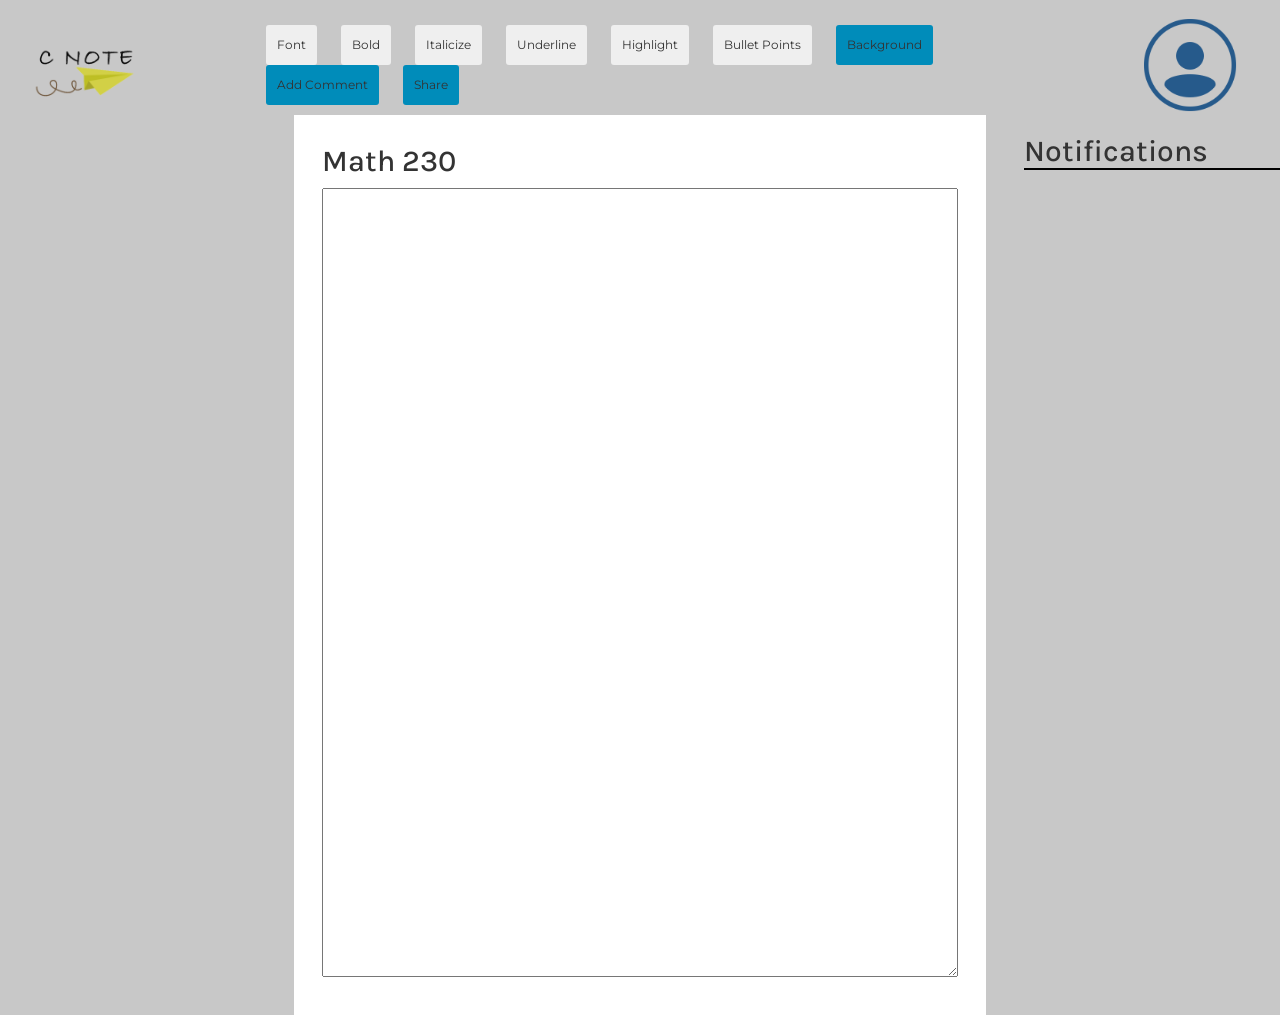
<file: editor1.html>
<!DOCTYPE>
<html>
  <head>
    <title>Online Collaborative Text Editor</title>
  <link href="css/bootstrap.min.css" rel="stylesheet"></link>
    <link href="app.css" rel="stylesheet"></link>
<style>
            @import url('https://fonts.googleapis.com/css?family=Karla:bold|Montserrat');
        </style>
  </head>
  <body onload="Notifications()">
     <div id = "overdash" class = "overdash">
            <div id = "left" ><a href="javascript:history.back()"><img class="avatar" src="cnote.png" alt="logo"></a> </div>
           <div id = "center">
             <div class = "buttontext">
        <li> <button id = "Font" class = "btn btn-sm">Font </button> </li>
        <li> <button id = "Bold" class = "btn btn-sm">Bold</button></li>
        <li> <button id = "Ital" class = "btn btn-sm">Italicize</button></li>
        <li> <button id = "Underline" class = "btn btn-sm">Underline</button></li>
        <li> <button id = "Highlight" class = "btn btn-sm">Highlight</button></li>
        <li> <button id = "Bullet Points" class = "btn btn-sm">Bullet Points</button></li>
        <li> <button id = "Background_Button" onclick="changeB()" class = "btn btn-sm">Background</button></li>
         <li><button id = "Add_Comment" onclick="Add_Comment_Ricky()" class = "btn btn-sm">Add Comment</button></li>
        <li> <button id = "Share_Notebook" onclick="Share_Ricky()" class = "btn btn-sm">Share</button></li>
             </div>
    
    </div>
       
            <div id = "right">
            <div class = "dropdown">
              <img onclick="myFunction()" class="dropbtn" src="Account.png" alt="user">
                  <div id="myDropdown" class ="dropdown-content">
                    <a href="#">Settings</a>
                    <a href="javascript:history.back()">Dashboard</a>
                    <a href="login.html">Sign Out</a>
                  </div>
            </div>
          </div>

    <div id = "entire-container">
    	<div class = "empty">
    	</div>
    <div class="doc">

      <div class="text-editor"><h2 class="class-topic">Math 230</h2>
        <textarea placeholder = "Enter Text">
        </textarea>
      </div>
  </div>
       <div class="sidenote">
                  <div id = "notecore" class="note">
                  <h2>Notifications</h2>
                
                  <div id="SharedwithRicky" > Chuck has shared a notebook <br>with you! </div>
                  <div id="SharedwithChuck"> You have shared a notebook <br>with Chuck! </div>
                  <div id="CommentChuck"> Chuck commented on a shared <br>notebook! </div>
                  <div id="CommentRicky"> You commented on a shared <br>notebook! </div>
                   
                  
            </div>
        </div>
    </div>
<script src = "userpage.js"></script>
<script src="app.js"></script>
  </body>
</html>
</file>
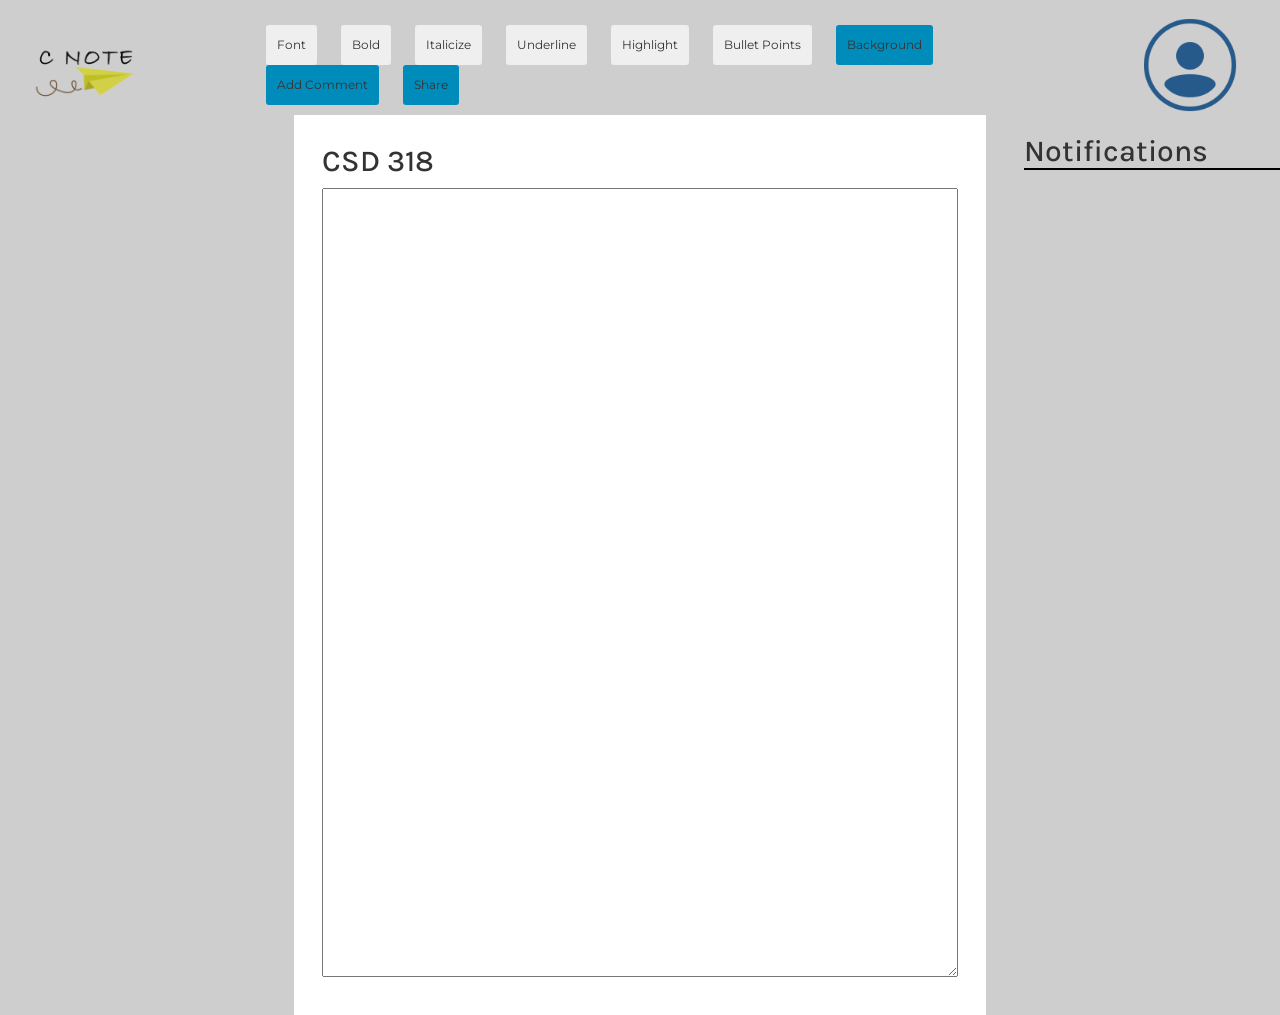
<file: editor2.html>
<!DOCTYPE>
<html>
  <head>
    <title>Online Collaborative Text Editor</title>
  <link href="css/bootstrap.min.css" rel="stylesheet"></link>
    <link href="app2.css" rel="stylesheet"></link>
<style>
            @import url('https://fonts.googleapis.com/css?family=Karla:bold|Montserrat');
        </style>
  </head>
  <body onload="Notifications()">
     <div id = "overdash" class = "overdash">
            <div id = "left" ><a href="javascript:history.back()"><img class="avatar" src="cnote.png" alt="logo"></a> </div>
           <div id = "center">
             <div class = "buttontext">
        <li> <button id = "Font" class = "btn btn-sm">Font </button> </li>
        <li> <button id = "Bold" class = "btn btn-sm">Bold</button></li>
        <li> <button id = "Ital" class = "btn btn-sm">Italicize</button></li>
        <li> <button id = "Underline" class = "btn btn-sm">Underline</button></li>
        <li> <button id = "Highlight" class = "btn btn-sm">Highlight</button></li>
        <li> <button id = "Bullet Points" class = "btn btn-sm">Bullet Points</button></li>
        <li> <button id = "Background_Button" onclick="changeB2()" class = "btn btn-sm">Background</button></li>
         <li><button id = "Add_Comment" onclick="Add_Comment_Ricky()" class = "btn btn-sm">Add Comment</button></li>
        <li> <button id = "Share_Notebook" onclick="Share_Ricky()" class = "btn btn-sm">Share</button></li>
             </div>
    </div>
            <div id = "right">
            <div class = "dropdown">
              <img onclick="myFunction()" class="dropbtn" src="Account.png" alt="user">
                  <div id="myDropdown" class ="dropdown-content">
                    <a href="#">Settings</a>
                    <a href="javascript:history.back()">Dashboard</a>
                    <a href="login.html">Sign Out</a>
                  </div>
            </div>
          </div>

    <div id = "entire-container">
    	<div class = "empty">
    	</div>
    <div class="doc">

      <div class="text-editor"><h2 class="class-topic">CSD 318</h2>
        <textarea placeholder = "Enter Text">
        </textarea>
      </div>
  </div>
       <div class="sidenote">
                  <div id = "notecore" class="note">
                  <h2>Notifications</h2>
                    <div class = "sidenotetext">
                  <div id="SharedwithRicky" > Chuck has shared a notebook <br>with you! </div>
                  <div id="SharedwithChuck"> You have shared a notebook <br>with Chuck! </div>
                  <div id="CommentChuck"> Chuck commented on a shared <br>notebook! </div>
                  <div id="CommentRicky"> You commented on a shared <br>notebook! </div>
                    </div>
                  </div>
            </div>
        </div>
<script src = "userpage.js"></script>
<script src="app.js"></script>
  </body>
</html>
</file>
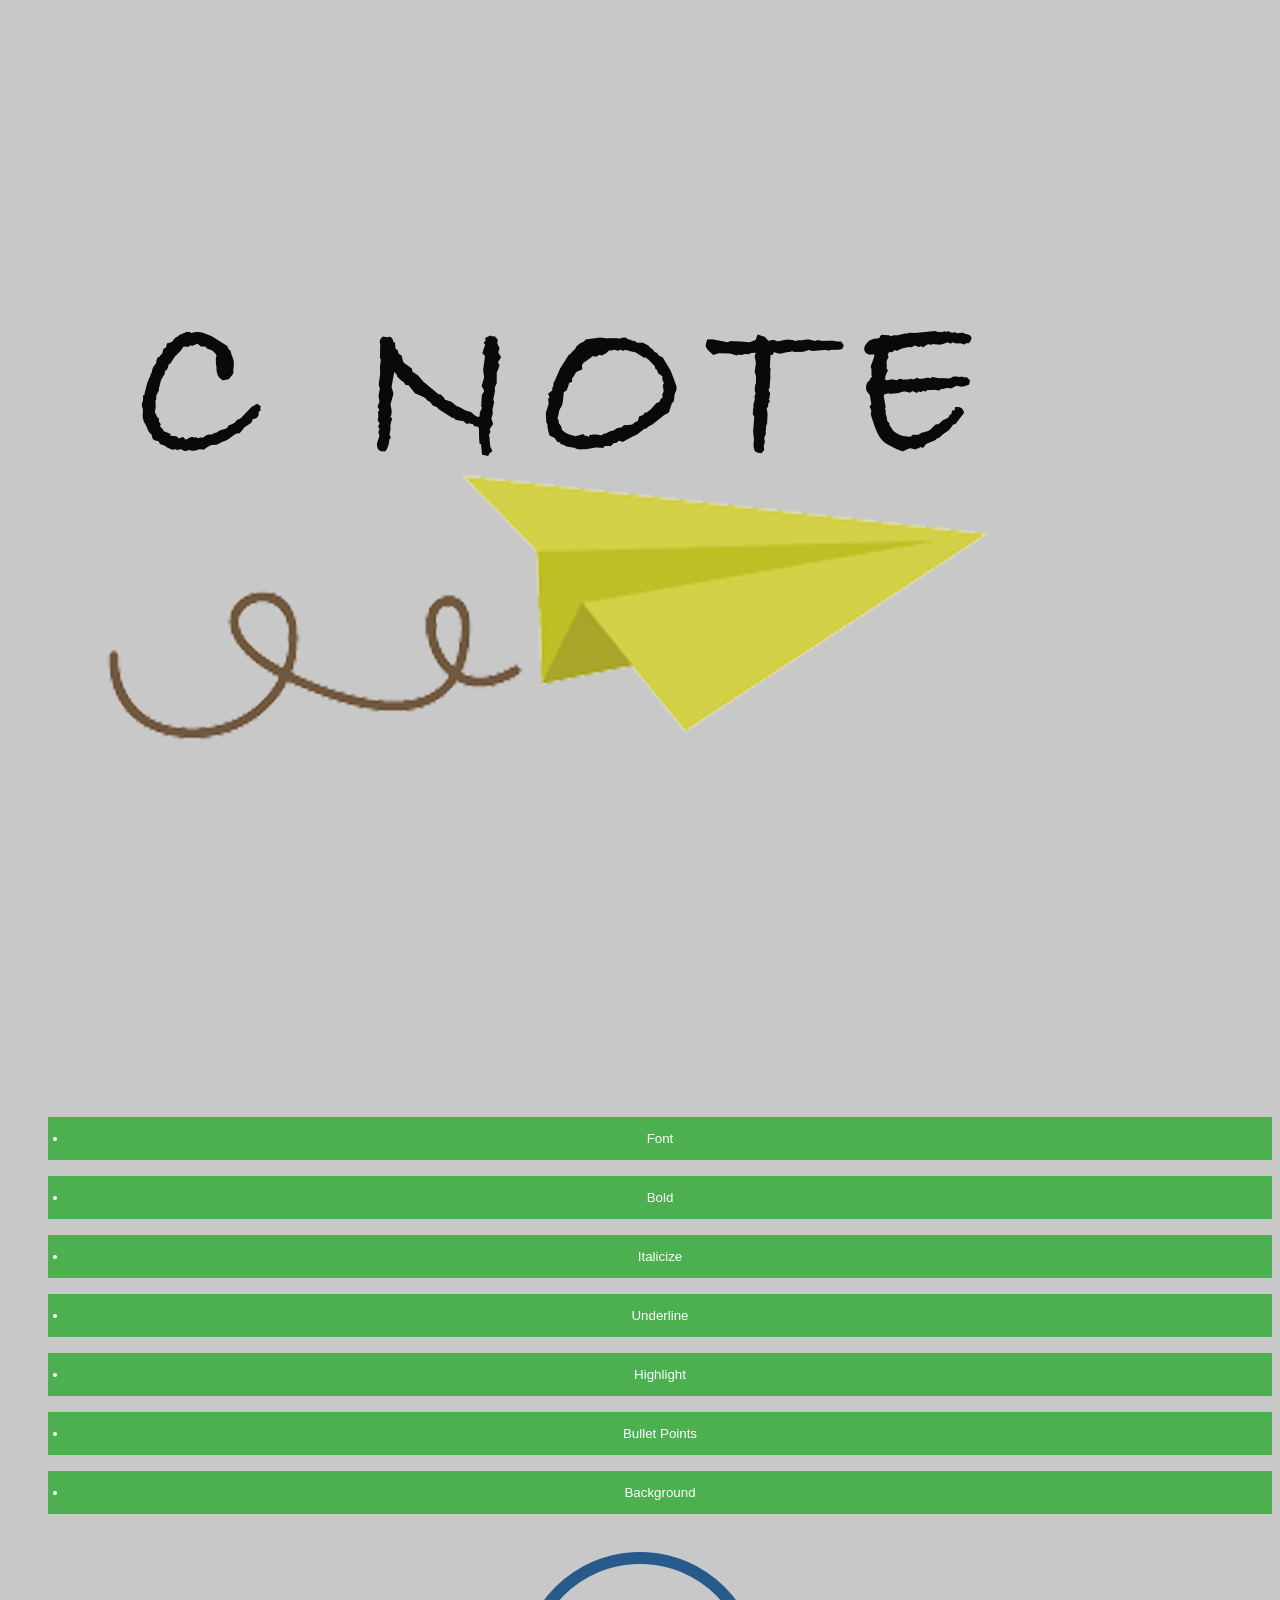
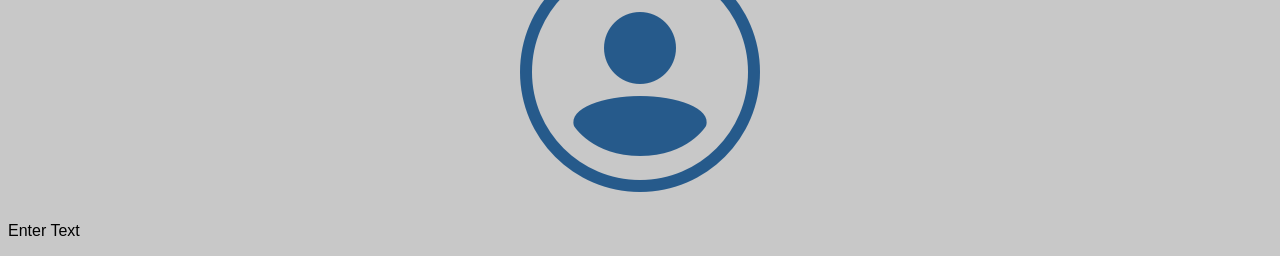
<file: home.html>
<!DOCTYPE>
<html>
  <head>
    <title>Online Collaborative Text Editor</title>
    <link href="home.css" rel="stylesheet"></link>
  </head>
  <body>
    <header class="header">
      <h1 class="header_h1"><a href="login.html"><img src="cnote.png" alt="cnote"></a></h1>
      <ul>
      	<button id = "Font"><li>Font</li></button>
      	<button id = "Bold"><li>Bold</li></button>
      	<button id="Ital"><li>Italicize</li></button>
      	<button id = "Underline"><li>Underline</li></button>
      	<button id = "Highlight"><li>Highlight</li></button>
      	<button id = "Bullet Points"><li>Bullet Points</li></button>
      	<button id = "Background Button" onclick="changeB()"><li>Background</li></button>
      </ul>

      <h2 class = "student_icon"><a href="personal.html"><img src="Account.png" alt = "account"></a></h2>
    </header>
    <div class="doc">

      <div class="background-ribbon"></div>

      <div class="text-editor"><p contenteditable="true">Enter Text</p></div>
    </div>
<script src="app.js">

</script>
  </body>
</html>
</file>
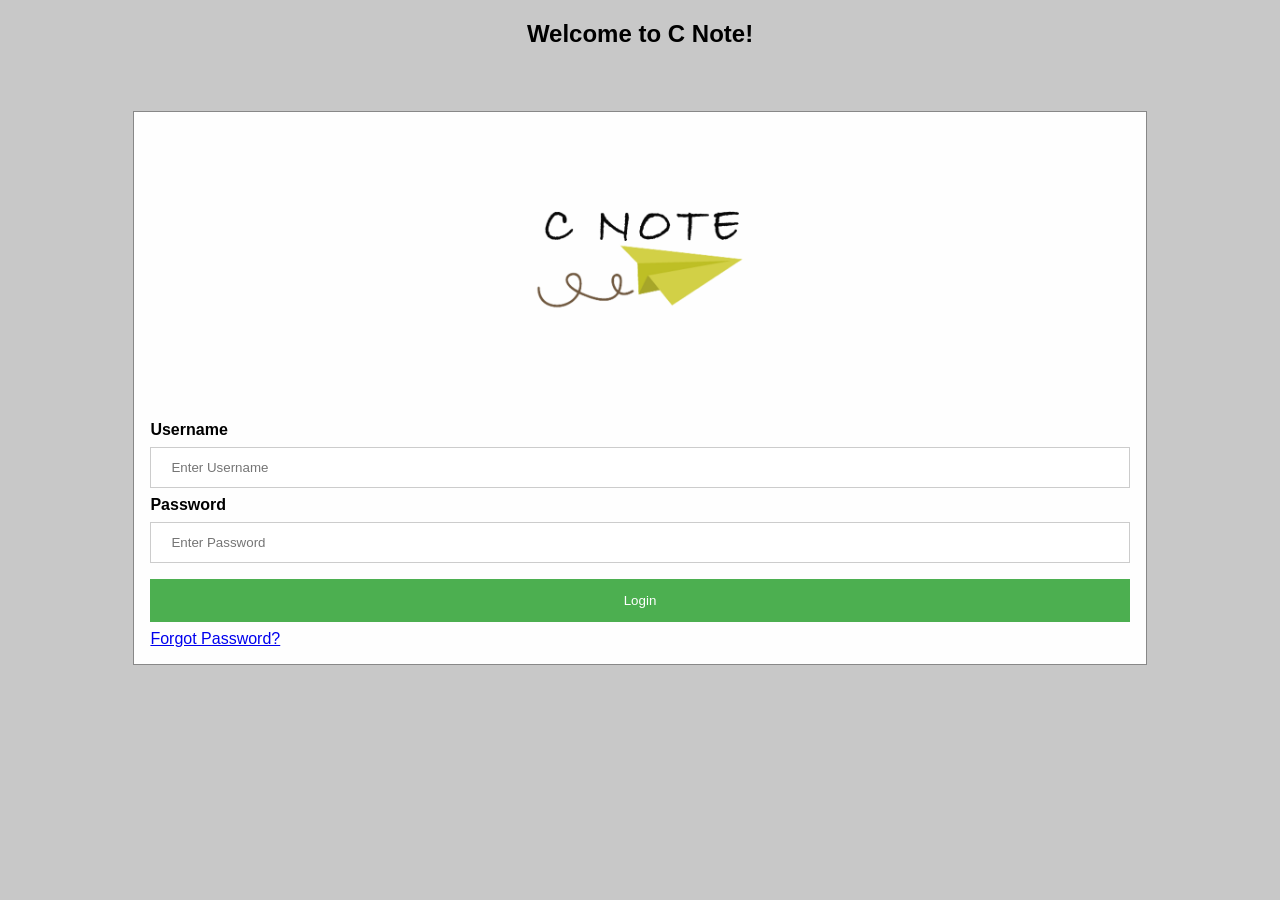
<file: login.html>
<!DOCTYPE html>
<html>
<head>
<link href="home.css" rel="stylesheet"></link>
</head>
<body onload="Clear()">

<h2>Welcome to C Note!</h2>

  <form class="form" onsubmit="return false">
    <div class="imgcontainer">
      <img class="avatar" src="cnote.png" alt="logo">
    </div>

    <div class="container">
      <label><b>Username</b></label>

      <input type="text" placeholder="Enter Username" name="uname" required>
      <label><b>Password</b></label>
      <input type="password" placeholder="Enter Password" name="psw" required>
      <button onclick="login(this.form)" value="Login">Login</button>
      <a href="#">Forgot Password?<a>

  </form>

<script src="app.js">

</script>

</body>
</html>
</file>
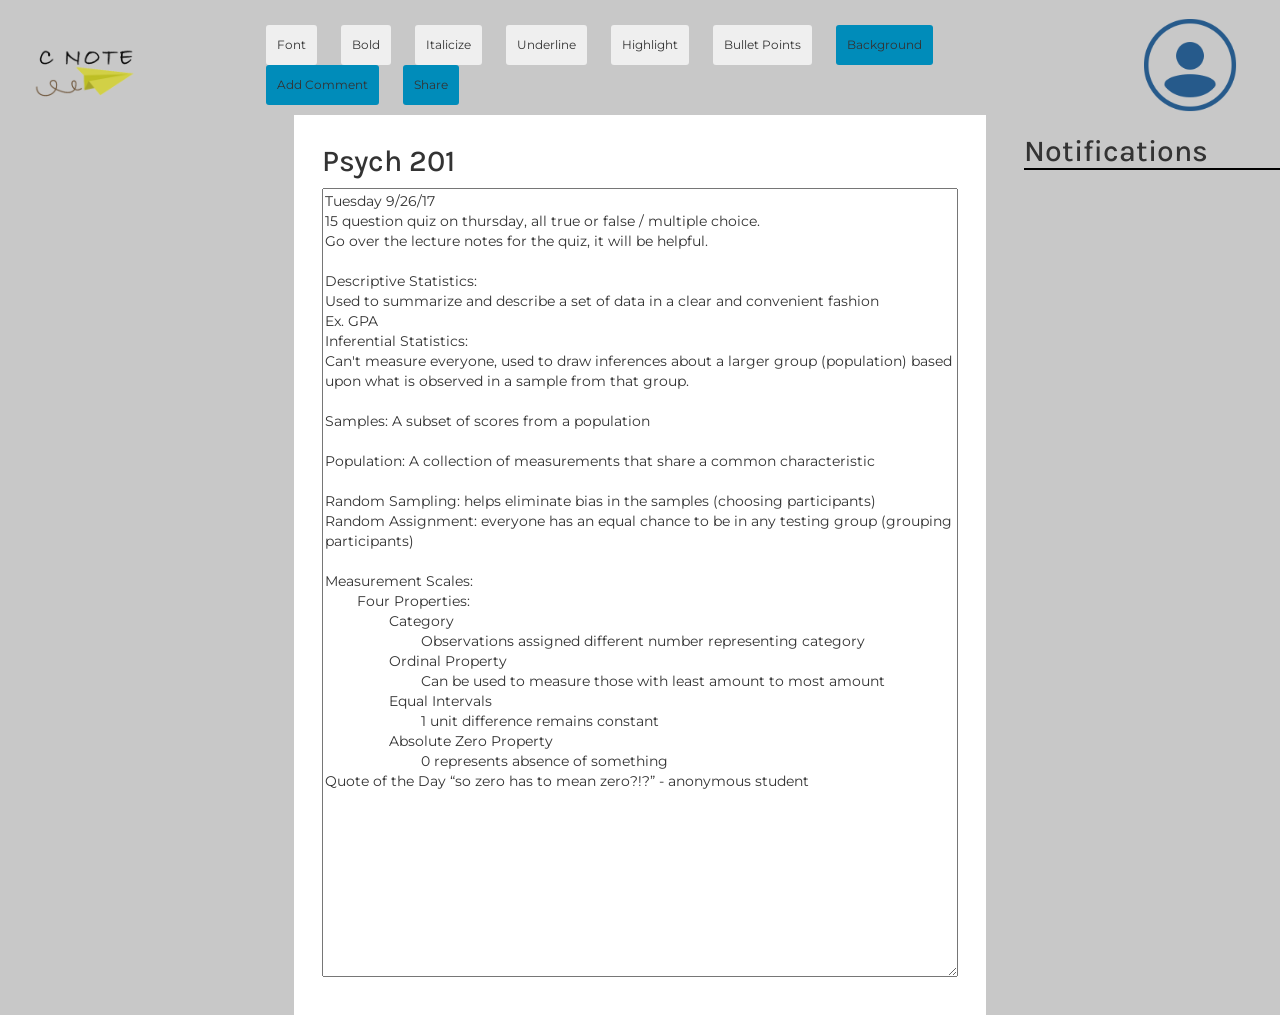
<file: othereditor1.html>
<!DOCTYPE>
<html>
  <head>
    <title>Online Collaborative Text Editor</title>
  <link href="css/bootstrap.min.css" rel="stylesheet"></link>
    <link href="app.css" rel="stylesheet"></link>
<style>
            @import url('https://fonts.googleapis.com/css?family=Karla:bold|Montserrat');
        </style>
  </head>
  <body onload="Notifications()">
     <div id = "overdash" class = "overdash">
            <div id = "left" ><a href="javascript:history.back()"><img class="avatar" src="cnote.png" alt="logo"></a> </div>
           <div id = "center">
		   <div class = "buttontext">
        <li> <button id = "Font" class = "btn btn-sm">Font </button> </li>
        <li> <button id = "Bold" class = "btn btn-sm">Bold</button></li>
        <li> <button id = "Ital" class = "btn btn-sm">Italicize</button></li>
        <li> <button id = "Underline" class = "btn btn-sm">Underline</button></li>
        <li> <button id = "Highlight" class = "btn btn-sm">Highlight</button></li>
        <li> <button id = "Bullet Points" class = "btn btn-sm">Bullet Points</button></li>
        <li> <button id = "Background_Button" onclick="changeB()" class = "btn btn-sm">Background</button></li>
         <li><button id = "Add_Comment" onclick="Add_Comment_Chuck()" class = "btn btn-sm">Add Comment</button></li>
        <li> <button id = "Share_Notebook" onclick="Share_Chuck()" class = "btn btn-sm">Share</button></li>
		   </div>
    </div>
            <div id = "right">
            <div class = "dropdown">
              <img onclick="myFunction()" class="dropbtn" src="Account.png" alt="user">
                  <div id="myDropdown" class ="dropdown-content">
                    <a href="#">Settings</a>
                    <a href="javascript:history.back()">Dashboard</a>
                    <a href="login.html">Sign Out</a>
                  </div>
            </div>
          </div>

    <div id = "entire-container">
      <div class = "empty">
      </div>
    <div class="doc">

      <div class="text-editor"><h2 class="class-topic">Psych 201</h2>
        <textarea placeholder = "Enter Text">
Tuesday 9/26/17
15 question quiz on thursday, all true or false / multiple choice.
Go over the lecture notes for the quiz, it will be helpful.

Descriptive Statistics:
Used to summarize and describe a set of data in a clear and convenient fashion
Ex. GPA
Inferential Statistics:
Can't measure everyone, used to draw inferences about a larger group (population) based upon what is observed in a sample from that group.

Samples: A subset of scores from a population

Population: A collection of measurements that share a common characteristic

Random Sampling: helps eliminate bias in the samples (choosing participants)
Random Assignment: everyone has an equal chance to be in any testing group (grouping participants)

Measurement Scales:
	Four Properties:
		Category
			Observations assigned different number representing category
		Ordinal Property
			Can be used to measure those with least amount to most amount
		Equal Intervals
			1 unit difference remains constant
		Absolute Zero Property
			0 represents absence of something
Quote of the Day “so zero has to mean zero?!?” - anonymous student

        </textarea>
      </div>
  </div>
       <div class="sidenote">
                  <div id = "notecore" class="note">
                  <h2>Notifications</h2>
			  
                  <div id="SharedwithRicky" > You have shared a notebook <br>with Ricky! </div>
                  <div id="SharedwithChuck">  Ricky has shared a notebook <br>with you!</div>
                  <div id="CommentChuck"> You commented on a shared <br>notebook! </div>
                  <div id="CommentRicky"> Ricky commented on a shared <br>notebook! </div>
			  
                
            </div>
        </div>
<script src = "userpage.js"></script>
<script src="app.js"></script>
  </body>
</html>
</file>
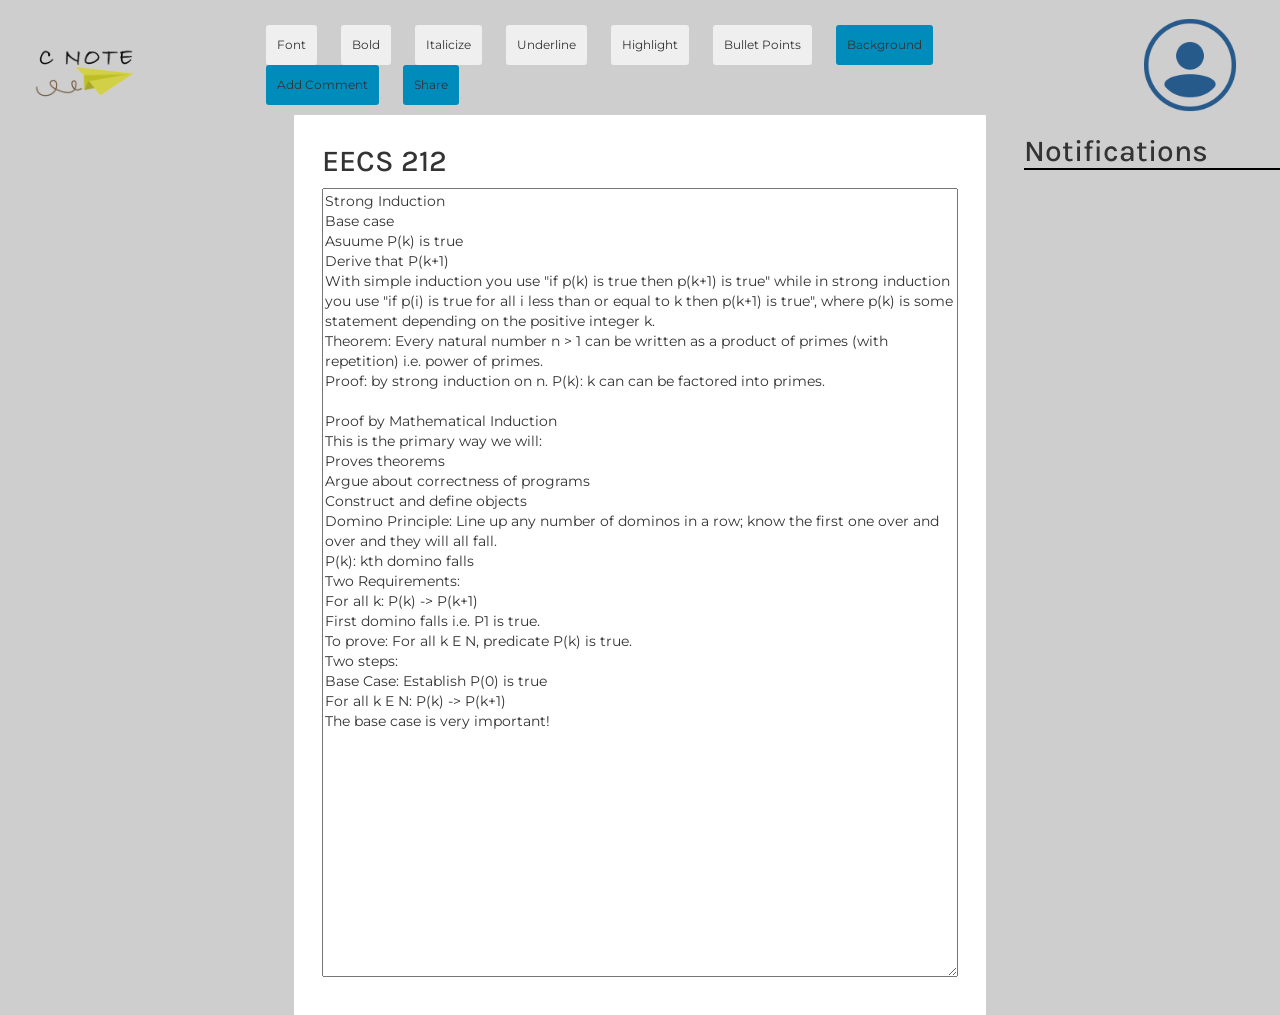
<file: othereditor2.html>
<!DOCTYPE>
<html>
  <head>
    <title>Online Collaborative Text Editor</title>
  <link href="css/bootstrap.min.css" rel="stylesheet"></link>
    <link href="app2.css" rel="stylesheet"></link>
<style>
            @import url('https://fonts.googleapis.com/css?family=Karla:bold|Montserrat');
        </style>
  </head>
  <body onload="Notifications()">
     <div id = "overdash" class = "overdash">
            <div id = "left" ><a href="javascript:history.back()"><img class="avatar" src="cnote.png" alt="logo"></a> </div>
           <div id = "center">
             <div class = "buttontext">
        <li> <button id = "Font" class = "btn btn-sm">Font </button> </li>
        <li> <button id = "Bold" class = "btn btn-sm">Bold</button></li>
        <li> <button id = "Ital" class = "btn btn-sm">Italicize</button></li>
        <li> <button id = "Underline" class = "btn btn-sm">Underline</button></li>
        <li> <button id = "Highlight" class = "btn btn-sm">Highlight</button></li>
        <li> <button id = "Bullet Points" class = "btn btn-sm">Bullet Points</button></li>
        <li> <button id = "Background_Button" onclick="changeB()" class = "btn btn-sm">Background</button></li>
         <li><button id = "Add_Comment" onclick="Add_Comment_Chuck()" class = "btn btn-sm">Add Comment</button></li>
        <li> <button id = "Share_Notebook" onclick="Share_Chuck()" class = "btn btn-sm">Share</button></li>
             </div>
    </div>
            <div id = "right">
            <div class = "dropdown">
              <img onclick="myFunction()" class="dropbtn" src="Account.png" alt="user">
                  <div id="myDropdown" class ="dropdown-content">
                    <a href="#">Settings</a>
                    <a href="javascript:history.back()">Dashboard</a>
                    <a href="login.html">Sign Out</a>
                  </div>
            </div>
          </div>

    <div id = "entire-container">
      <div class = "empty">
      </div>
    <div class="doc">

      <div class="text-editor"><h2 class="class-topic">EECS 212</h2>
        <textarea placeholder = "Enter Text">Strong Induction
Base case
Asuume P(k) is true
Derive that P(k+1)
With simple induction you use "if p(k) is true then p(k+1) is true" while in strong induction you use "if p(i) is true for all i less than or equal to k then p(k+1) is true", where p(k) is some statement depending on the positive integer k.
Theorem: Every natural number n > 1 can be written as a product of primes (with repetition) i.e. power of primes.
Proof: by strong induction on n. P(k): k can can be factored into primes.

Proof by Mathematical Induction
This is the primary way we will:
Proves theorems
Argue about correctness of programs
Construct and define objects
Domino Principle: Line up any number of dominos in a row; know the first one over and over and they will all fall.
P(k): kth domino falls
Two Requirements:
For all k: P(k) -> P(k+1)
First domino falls i.e. P1 is true.
To prove: For all k E N, predicate P(k) is true.
Two steps:
Base Case: Establish P(0) is true
For all k E N: P(k) -> P(k+1)
The base case is very important!

</textarea>
      </div>
  </div>
       <div class="sidenote">
                  <div id = "notecore" class="note">
                  <h2>Notifications</h2>
                  
                  <div id="SharedwithRicky" > This notebook is shared by <br>RickyRocks and ChuckB. </div>
                  <div id="SharedwithChuck">  Ricky has shared a notebook <br>with you!</div>
                  <div id="CommentChuck"> RickyR: Thanks for sharing your <br> notes with me! </div>
                  <div id="CommentRicky"> Ricky commented on a shared <br>notebook! </div>
                  
                  </div>
            </div>
<script src = "userpage.js"></script>
<script src="app.js"></script>
  </body>
</html>
</file>
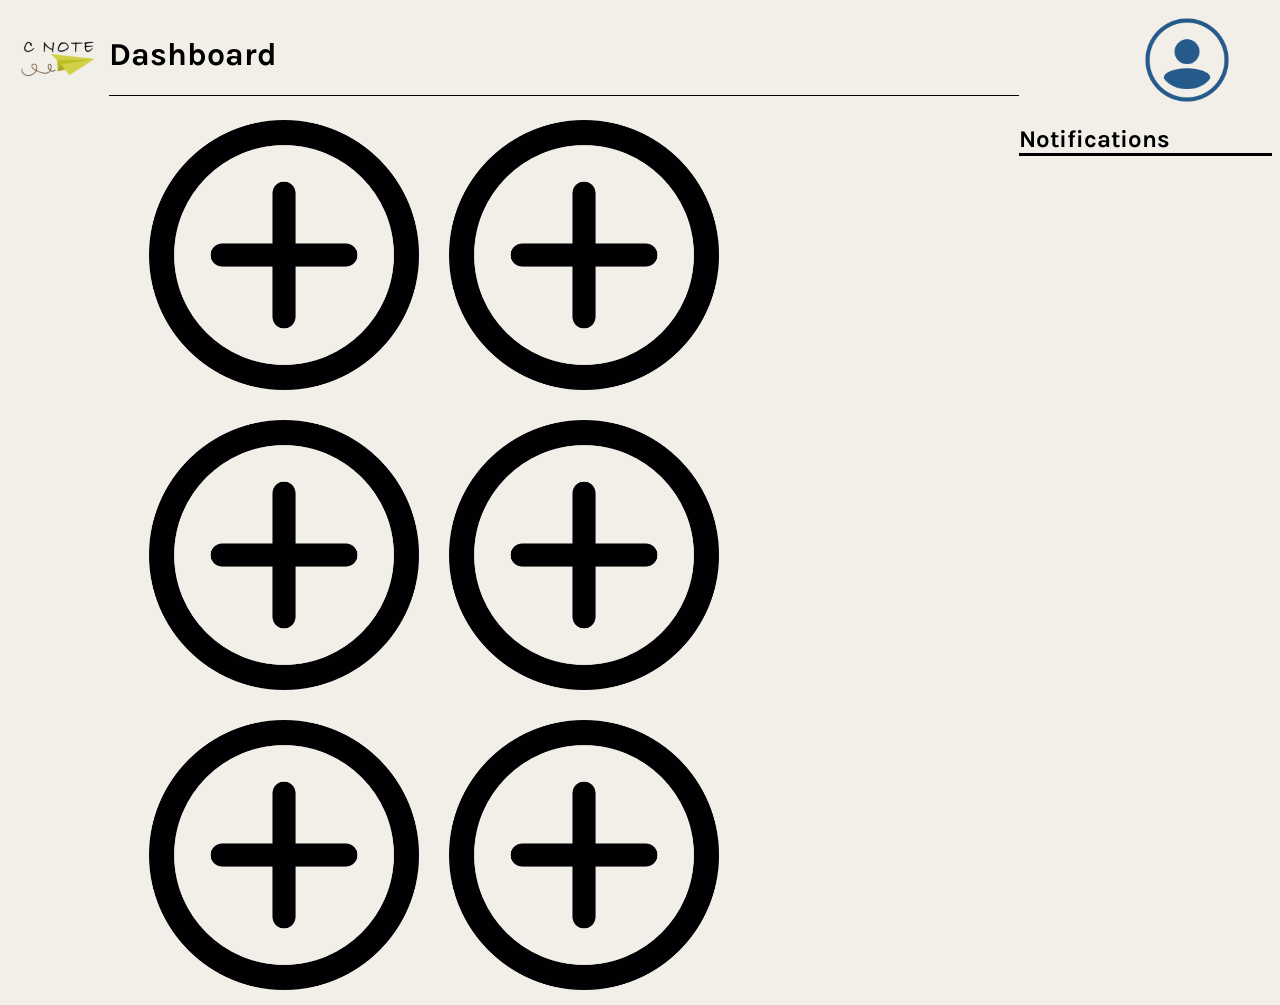
<file: otheruser.html>
<html>
    <head>
        <title>My Home Page</title>
        <link rel="stylesheet" type="text/css" href="otheruser.css"/>
	     <style>
            @import url('https://fonts.googleapis.com/css?family=Karla:bold|Montserrat');
        </style>
    </head>
            <body onload="Notifications()">
        <div id = "overdash" class = "overdash">
            <div id = "left" ><a href="#"><img class="avatar" src="cnote.png" alt="logo"></a> </div>
           <div id = "center"><h1>Dashboard<h1></div>
            <div id = "right">
            <div class = "dropdown">
              <img onclick="myFunction()" class="dropbtn" src="Account.png" alt="user">
                  <div id="myDropdown" class ="dropdown-content">
                   <a href="#">Settings</a>
                    <a href="personal2.html">About Me</a>
                    <a href="login.html">Sign Out</a>
                  </div>
            </div>
          </div>
        </div>
        <div id = "entire-container">
          <div id="mySidenav" class="sidenav">

          </div>

            <div id="id00" class="modal">

              <form class="modal-content animate" onsubmit="return false">
                <div class="imgcontainer">
                  <span onclick="document.getElementById('id00').style.display='none'" class="close" title="Close Modal">&times;</span>
                </div>

                <div class="container">
                  <label for="class_name"><b>Notebook Name</b></label>
                  <input type="text" placeholder="Ex. Psych 201" name="nbname" required>
                </div>
                  <div class="container">
                  <button onclick="check(this.form)" class="submitbtn">Submit</button>
                </div>
              </form>
            </div>

          <div id="main" class="dash">

        			<div class="contain">
                   		<img button onclick="document.getElementById('id00').style.display='block'"" style="width:auto;" id ="n0" class="avatar" src="add.png" alt="logo">
        			         <div button onclick="document.getElementById('id00').style.display='block'"" style="width:auto;" class="overlay">
        						   <div class="text">Create a Notebook</div>
        						  </div>
        			</div>
              <div class="contain2">
                      <img id ="n1" class="avatar" src="add.png" alt="logo">
              </div>
			        <div class="contain3">
			               <img id = "n2" src="add.png" class="avatar" alt="Add a NoteBook">
			        </div>
              <div class="contain">
                      <img id ="n3" class="avatar" src="add.png" alt="logo">
              </div>
              <div class="contain2">
                      <img id ="n4" class="avatar" src="add.png" alt="logo">
              </div>
              <div class="contain3">
                     <img id = "n5" src="add.png" class="avatar" alt="Add a NoteBook">
              </div>
          </div>

          <div class="sidenote">
            <div id = "notecore" class="note">
            <h2>Notifications</h2>
            <div id="SharedwithChuck"> Ricky has shared a notebook <br>with you!</div>
            <div id="SharedwithRicky"> You have shared a notebook <br>with Ricky! </div>
            <div id="CommentRicky"> Ricky commented on a shared <br>notebook! <br>
              "Thanks for sharing this with me!"</div>
            <div id="CommentChuck"> You commented on a shared <br>notebook! </div>
            </div>
          </div>
        </div>
        <script src="otheruserpage.js"></script>
        <script src="app.js"></script>
      </body>
</html>
</file>
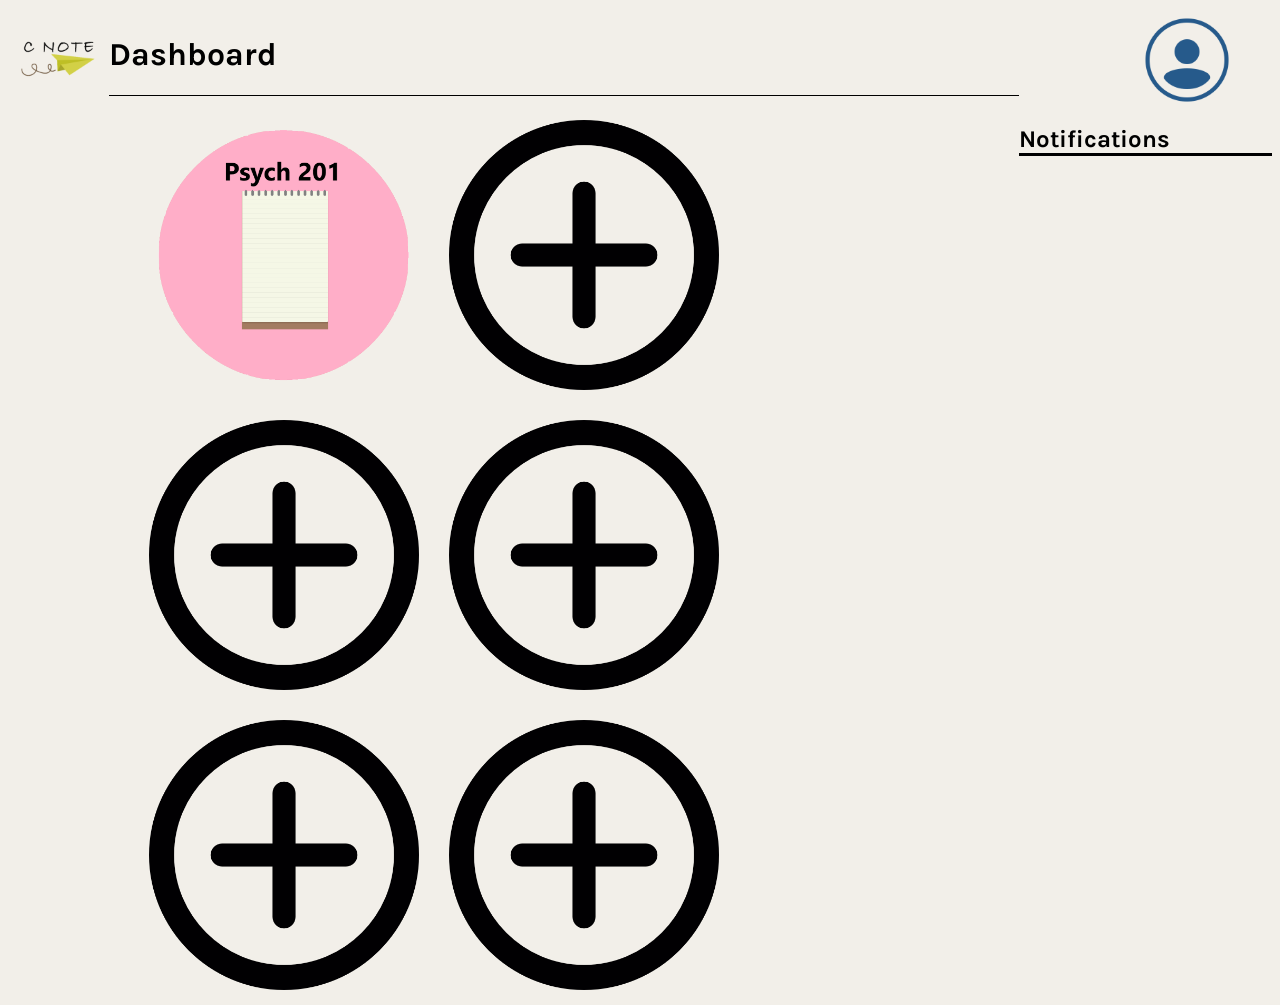
<file: otheruser1.html>
<html>
    <head>
        <title>My Home Page</title>
        <link rel="stylesheet" type="text/css" href="otheruser.css"/>
         <style>
            @import url('https://fonts.googleapis.com/css?family=Karla:bold|Montserrat');
        </style>
    </head>
      <body onload="Notifications()">
              <body onload="Notifications()">
         <div id = "overdash" class = "overdash">
            <div id = "left" ><a href="#"><img class="avatar" src="cnote.png" alt="logo"></a> </div>
           <div id = "center"><h1>Dashboard<h1></div>
            <div id = "right">
            <div class = "dropdown">
              <img onclick="myFunction()" class="dropbtn" src="Account.png" alt="user">
                  <div id="myDropdown" class ="dropdown-content">
                   <a href="#">Settings</a>
                    <a href="personal2.html">About Me</a>
                    <a href="login.html">Sign Out</a>
                  </div>
            </div>
          </div>
        </div>
        <div id = "entire-container">
          <div id="mySidenav" class="sidenav">

          </div>

            <div id="id00" class="modal">

              <form class="modal-content animate" onsubmit="return false">
                <div class="imgcontainer">
                  <span onclick="document.getElementById('id00').style.display='none'" class="close" title="Close Modal">&times;</span>
                </div>

                <div class="container">
                  <label for="class_name"><b>Notebook Name</b></label>
                  <input type="text" placeholder="Ex. EECS 212" name="nbname" required>
                </div>
                  <div class="container">
                  <button onclick="check2(this.form)" class="submitbtn">Submit</button>
                </div>

              </form>
            </div>

          <div id="main" class="dash">

              <div class="contain2">
                   <a href="othereditor1.html"><img id ="n0" class="avatar" src="notebook201.png" alt="notebook 1"></a>
              </div>
              <div class="contain">
                   <img button onclick="document.getElementById('id00').style.display='block'"" style="width:auto;" id ="n0" class="avatar" src="add.png" alt="logo">
                       <div button onclick="document.getElementById('id00').style.display='block'"" style="width:auto;" class="overlay">
                       <div class="text">Create a Notebook</div>
                      </div>
              </div>
              <div class="contain3">
                     <img id = "n2" src="add.png" class="avatar" alt="Add a NoteBook">
              </div>
              <div class="contain">
                      <img id ="n3" class="avatar" src="add.png" alt="logo">
              </div>
              <div class="contain2">
                      <img id ="n4" class="avatar" src="add.png" alt="logo">
              </div>
              <div class="contain3">
                     <img id = "n5" src="add.png" class="avatar" alt="Add a NoteBook">
              </div>

          </div>

          <div class="sidenote">

            <div id = "notecore" class="note">
            <h2>Notifications</h2>
            <div id="SharedwithChuck"> Ricky has shared a notebook <br>with you!</div>
            <div id="SharedwithRicky"> You have shared a notebook <br>with Ricky! </div>
            <div id="CommentRicky"> Ricky commented on a shared <br>notebook! <br>
              "Thanks for sharing this with me!"</div>
            <div id="CommentChuck"> You commented on a shared <br>notebook! </div>
            </div>
          </div>
        </div>
        <script src="otheruserpage.js"></script>
        <script src="app.js"></script>
      </body>
</html>
</file>
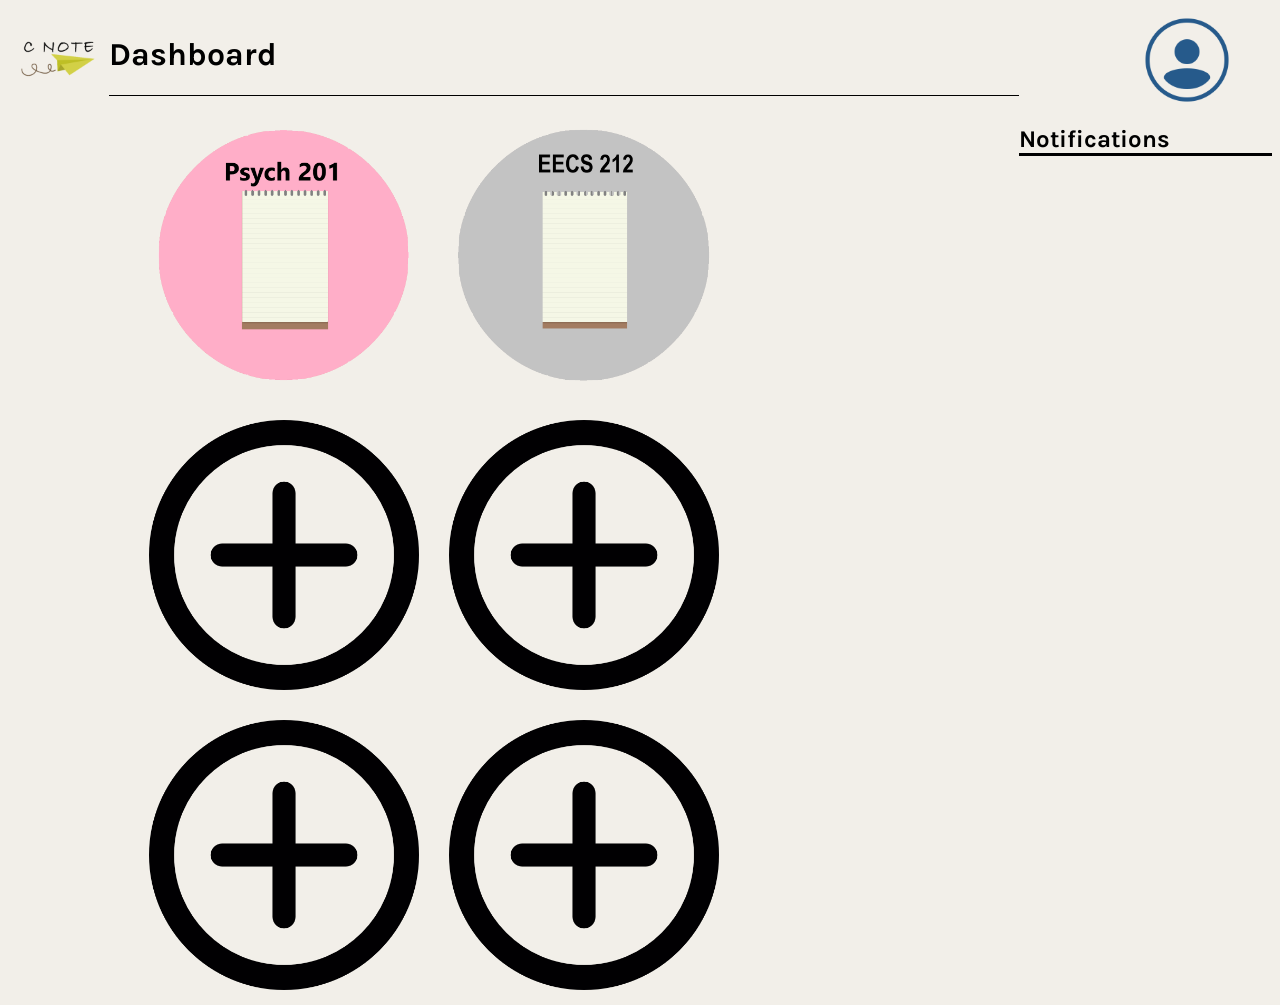
<file: otheruser2.html>
<html>
    <head>
        <title>My Home Page</title>
        <link rel="stylesheet" type="text/css" href="otheruser.css"/>
         <style>
            @import url('https://fonts.googleapis.com/css?family=Karla:bold|Montserrat');
        </style>
    </head>
 <body onload="Notifications()">
         <div id = "overdash" class = "overdash">
            <div id = "left" ><a href="#"><img class="avatar" src="cnote.png" alt="logo"></a> </div>
           <div id = "center"><h1>Dashboard<h1></div>
            <div id = "right">
            <div class = "dropdown">
              <img onclick="myFunction()" class="dropbtn" src="Account.png" alt="user">
                  <div id="myDropdown" class ="dropdown-content">
                   <a href="#">Settings</a>
                    <a href="personal2.html">About Me</a>
                    <a href="login.html">Sign Out</a>
                  </div>
            </div>
          </div>

        </div>

        <div id = "entire-container">
          <div id="mySidenav" class="sidenav">
          </div>

            <div id="id00" class="modal">

              <form class="modal-content animate" onsubmit="return false">
                <div class="imgcontainer">
                  <span onclick="document.getElementById('id00').style.display='none'" class="close" title="Close Modal">&times;</span>
                </div>

                <div class="container">
                  <label for="class_name"><b>Notebook Name</b></label>
                  <input type="text" placeholder="Ex. Math 230" name="nbname" required>
                </div>
                  <div class="container">
                  <button onclick="check2(this.form)" class="submitbtn">Submit</button>
                </div>

              </form>
            </div>

          <div id="main" class="dash">

              <div class="contain2">
                   <a href="othereditor1.html"><img id ="n0" class="avatar" src="notebook201.png" alt="notebook 1"></a>
              </div>
              <div class="contain3">
                <a href="othereditor2.html"><img id ="n1" class="avatar" src="notebook212.png" alt="notebook 2"></a>
              </div>
              <div class="contain">
                      <img button onclick="document.getElementById('id00').style.display='block'"" style="width:auto;" id ="n0" class="avatar" src="add.png" alt="logo">
                       <div button onclick="document.getElementById('id00').style.display='block'"" style="width:auto;" class="overlay">
                       <div class="text">Create a Notebook</div>
                      </div>
              </div>
              <div class="contain">
                      <img id ="n3" class="avatar" src="add.png" alt="logo">
              </div>
              <div class="contain2">
                      <img id ="n4" class="avatar" src="add.png" alt="logo">
              </div>
              <div class="contain3">
                     <img id = "n5" src="add.png" class="avatar" alt="Add a NoteBook">
              </div>

          </div>

          <div class="sidenote">
            <div id = "notecore" class="note">
            <h2>Notifications</h2>
            <div id="SharedwithChuck"> Ricky has shared a notebook <br>with you!
              <a href="otheruserpage3.html">View Notebook</a>
            </div>
            <div id="SharedwithRicky"> You have shared a notebook <br>with Ricky! </div>
            <div id="CommentRicky"> Ricky commented on a shared <br>notebook! <br>
              "Thanks for sharing this with me!"</div>
            <div id="CommentChuck"> You commented on a shared <br>notebook! </div>
            </div>
          </div>
        </div>
        <script src="otheruserpage.js"></script>
        <script src="app.js"></script>
      </body>
</html>
</file>
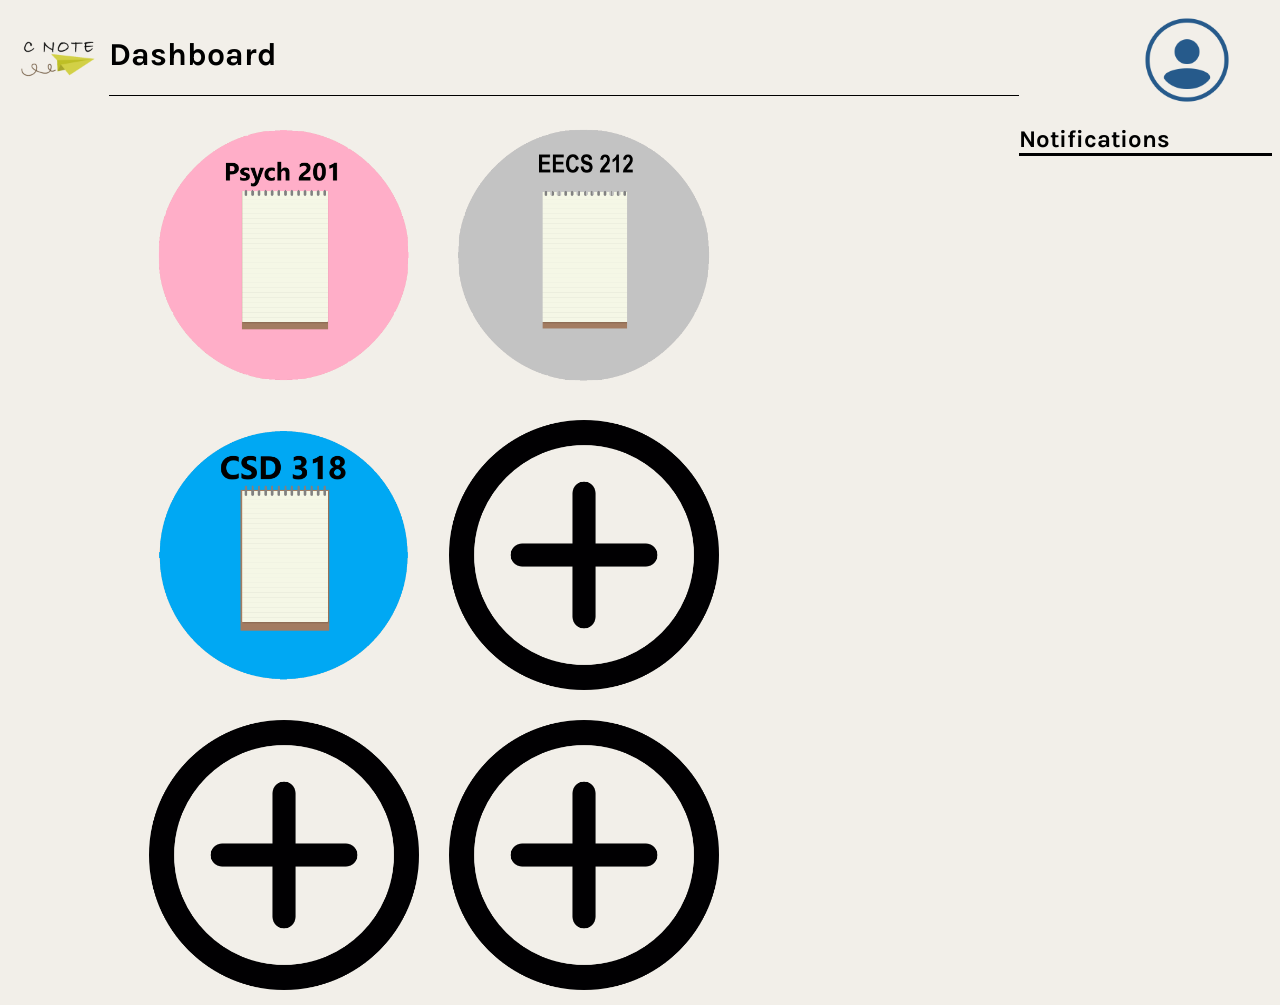
<file: otheruserpage3.html>
<html>
    <head>
        <title>My Home Page</title>
        <link rel="stylesheet" type="text/css" href="otheruser.css"/>
         <style>
            @import url('https://fonts.googleapis.com/css?family=Karla:bold|Montserrat');
        </style>
    </head>
    <body onload="Notifications()">
         <div id = "overdash" class = "overdash">
            <div id = "left" ><a href="#"><img class="avatar" src="cnote.png" alt="logo"></a> </div>
           <div id = "center"><h1>Dashboard<h1></div>
            <div id = "right">
            <div class = "dropdown">
              <img onclick="myFunction()" class="dropbtn" src="Account.png" alt="user">
                  <div id="myDropdown" class ="dropdown-content">
                   <a href="#">Settings</a>
                    <a href="personal2.html">About Me</a>
                    <a href="login.html">Sign Out</a>
                  </div>
            </div>
          </div>
        </div>

        <div id = "entire-container">
          <div id="mySidenav" class="sidenav">
          </div>

            <div id="id00" class="modal">
              <form class="modal-content animate">
                <div class="imgcontainer">
                  <span onclick="document.getElementById('id00').style.display='none'" class="close" title="Close Modal">&times;</span>
                </div>

                <div class="container">
                  <label for="class_name"><b>Notebook Name</b></label>
                  <input type="text" placeholder="Ex. Math 230" name="nbname" required>
                </div>
                  <div class="container">
                  <button onclick="check2(this.form)" class="submitbtn">Submit</button>
                </div>
              </form>
            </div>

          <div id="main" class="dash">
              <div class="contain2">
                   <a href="othereditor1.html"><img id ="n0" class="avatar" src="notebook201.png" alt="notebook 1"></a>
              </div>
              <div class="contain3">
                <a href="othereditor2.html"><img id ="n1" class="avatar" src="notebook212.png" alt="notebook 2"></a>
              </div>
              <div class="contain">
                <a href="editor2.html"><img id ="n2" class="avatar" src="notebook318.png" alt="notebook 3"></a>
              </div>
              <div class="contain">
                <img button onclick="document.getElementById('id00').style.display='block'"" style="width:auto;" id ="n0" class="avatar" src="add.png" alt="logo">
                 <div button onclick="document.getElementById('id00').style.display='block'"" style="width:auto;" class="overlay">
                 <div class="text">Create a Notebook</div>
                </div>
              </div>
              <div class="contain2">
                      <img id ="n4" class="avatar" src="add.png" alt="logo">
              </div>
              <div class="contain3">
                     <img id = "n5" src="add.png" class="avatar" alt="Add a NoteBook">
              </div>

          </div>

          <div class="sidenote">
            <div id = "notecore" class="note">
            <h2>Notifications</h2>
            <div id="SharedwithChuck"> Ricky has shared a notebook <br>with you!
              <a href="otheruserpage3.html">View Notebook</a>
            </div>
            <div id="SharedwithRicky"> You have shared a notebook <br>with Ricky!</div>
            <div id="CommentRicky"> Ricky commented on a shared <br>notebook! <br>
              "Thanks for sharing this with me!"</div>
            <div id="CommentChuck"> You commented on a shared <br>notebook! </div>
            </div>
          </div>
        </div>
        <script src="otheruserpage.js"></script>
        <script src="app.js"></script>
      </body>
</html>
</file>
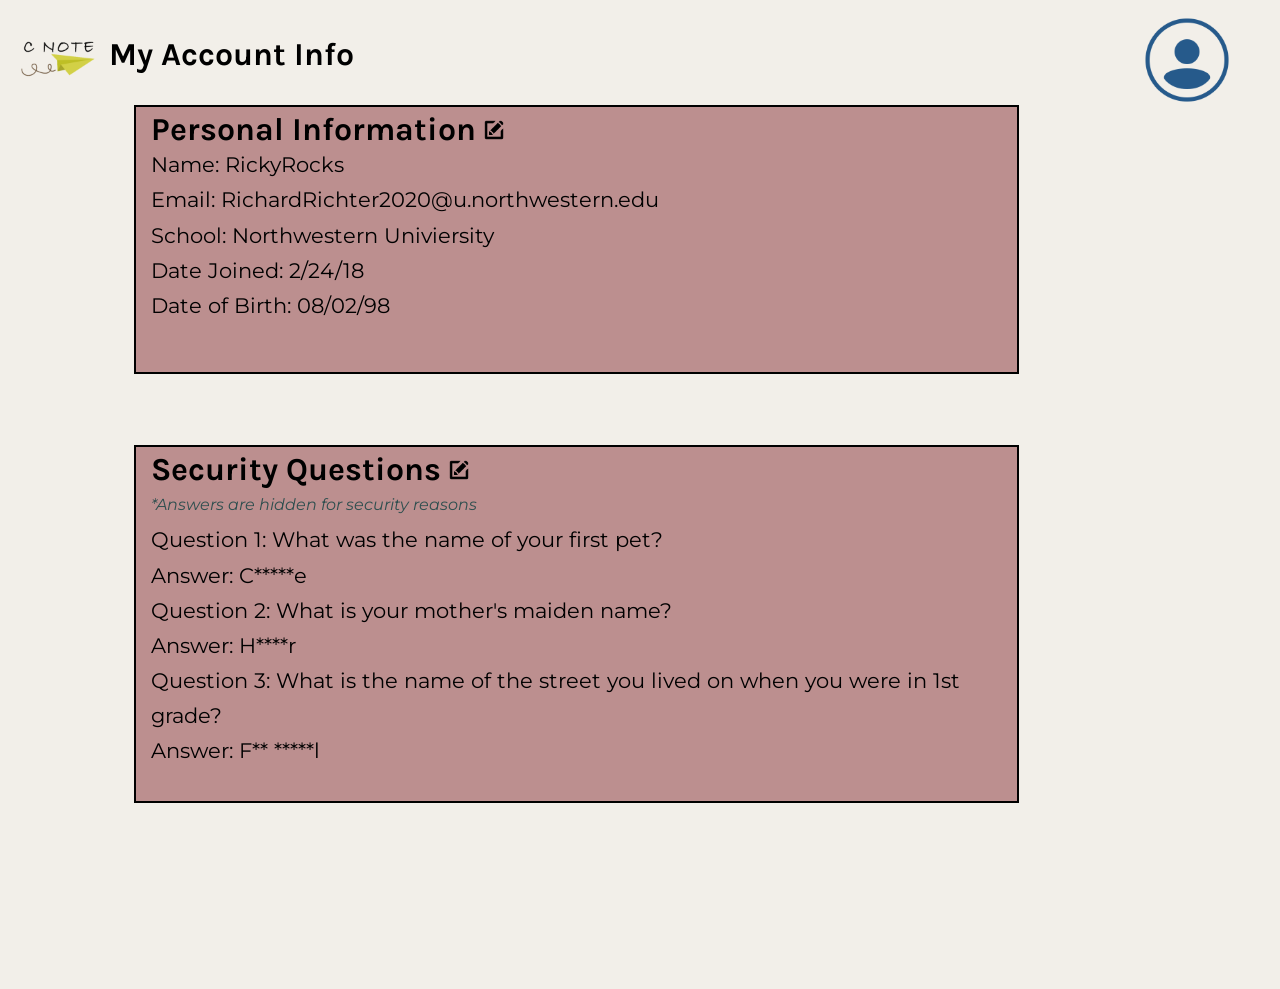
<file: personal.html>
<!DOCTYPE>
<html>
    <head>
        <title>User Profile</title>
        <link rel="stylesheet" type="text/css" href="personal.css"/>
         <style>
            @import url('https://fonts.googleapis.com/css?family=Karla:bold|Montserrat');
        </style>
    </head>
      <body>
                <div id = "overdash" class = "overdash">
            <div id = "left" ><a href="javascript:history.back()"><img class="avatar" src="cnote.png" alt="logo"></a> </div>
           <div id = "center"><h1>My Account Info<h1></div>
            <div id = "right">
            <div class = "dropdown">
              <img onclick="myFunction()" class="dropbtn" src="Account.png" alt="user">
                  <div id="myDropdown" class ="dropdown-content">
                    <a href="#">Settings</a>
                    <a href="javascript:history.back()">Dashboard</a>
                    <a href="login.html">Sign Out</a>
                  </div>
            </div>
          </div>
        <div id = "entire-container">
          <div id="mySidenav" class="sidenav">
          </div>
          <div id="main" class="dash">
            <div class="infobox">
              <div class="Personal-Information">
                <h2> Personal Information <img src="edit.png" alt="edit"></h2>
                <div>
                Name: RickyRocks
              </div>
                  <div>
                Email: RichardRichter2020@u.northwestern.edu
              </div>
                  <div>
                School: Northwestern Univiersity
              </div>
                  <div>
                Date Joined: 2/24/18
              </div>
                  <div>
                Date of Birth: 08/02/98
              </div>
              </div>
            </div>
            <div class="infoBox2">
              <div class="Personal-Information">
                <h2> Security Questions  <img src="edit.png" alt="edit"></h2>
                <div class="infoBox-subtext"> *Answers are hidden for security reasons</div>
                <div>
                Question 1: What was the name of your first pet?
              </div>
                  <div>
                Answer: C*****e
              </div>
                  <div>
                Question 2: What is your mother's maiden name?
              </div>
                  <div>
                Answer: H****r
              </div>
                  <div>
                Question 3: What is the name of the street you lived on when you were in 1st grade?
              </div>
              <div>
                Answer: F** *****l
              </div>
              </div>
            </div>
          </div>
          <div id="myNotifcations" class="sidenote">

          </div>
        </div>
      </body>
<script src = "userpage.js">
</script>
</html>
</file>
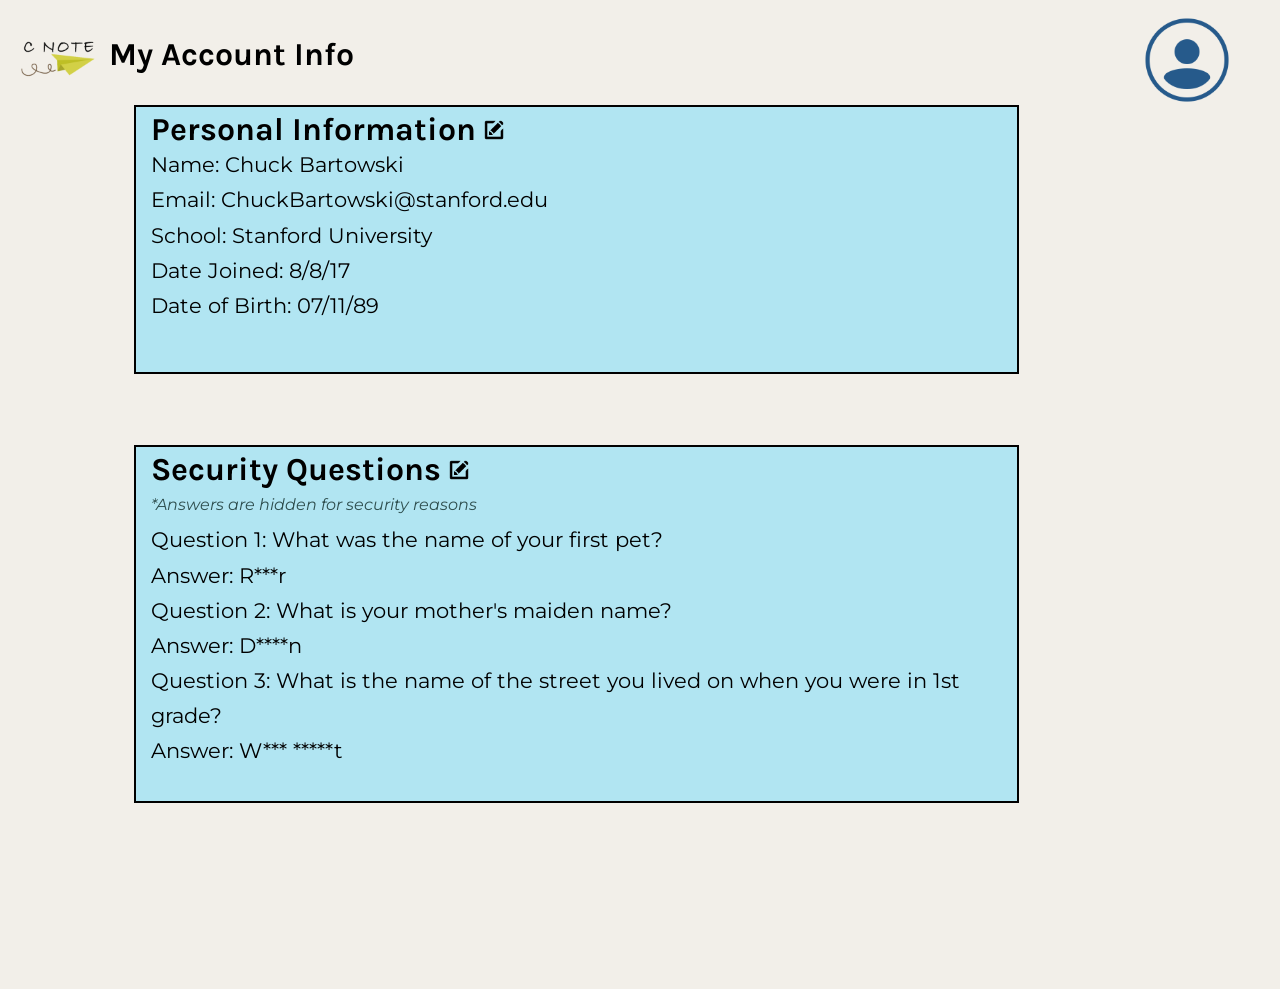
<file: personal2.html>
<!DOCTYPE>
<html>
    <head>
        <title>User Profile</title>
        <link rel="stylesheet" type="text/css" href="personal2.css"/>
         <style>
            @import url('https://fonts.googleapis.com/css?family=Karla:bold|Montserrat');
        </style>
    </head>
      <body>
      	<div id = "overdash" class = "overdash">
            <div id = "left" ><a href="javascript:history.back()"><img class="avatar" src="cnote.png" alt="logo"></a> </div>
           <div id = "center"><h1>My Account Info<h1></div>
            <div id = "right">
            <div class = "dropdown">
              <img onclick="myFunction()" class="dropbtn" src="Account.png" alt="user">
                  <div id="myDropdown" class ="dropdown-content">
                   <a href="#">Settings</a>
                   <a href="javascript:history.back()">Dashboard</a>
                   <a href="login.html">Sign Out</a>
                  </div>
            </div>
          </div>
        <div id = "entire-container">
          <div id="mySidenav" class="sidenav">

          </div>
          <div id="main" class="dash">
            <div class="infobox">
              <div class="Personal-Information">
              	<h2> Personal Information <img src="edit.png" alt="edit"></h2>

                <div>
                Name: Chuck Bartowski
              </div>
                  <div>
                Email: ChuckBartowski@stanford.edu
              </div>
                  <div>
                School: Stanford University
              </div>
                  <div>
                Date Joined: 8/8/17
              </div>
                  <div>
                Date of Birth: 07/11/89
              </div>
              </div>
            </div>
            <div class="infoBox2">
              <div class="Personal-Information">
                <h2> Security Questions <img src="edit.png" alt="edit"></h2>

                <div class="infoBox-subtext"> *Answers are hidden for security reasons</div>
                <div>
                Question 1: What was the name of your first pet?
              </div>
                  <div>
                Answer: R***r
              </div>
                  <div>
                Question 2: What is your mother's maiden name?
              </div>
                  <div>
                Answer: D****n
              </div>
                  <div>
                Question 3: What is the name of the street you lived on when you were in 1st grade?
              </div>
              <div>
                Answer: W*** *****t
              </div>
              </div>
            </div>
          </div>
          <div id="myNotifcations" class="sidenote">
                     </div>
        </div>
      </body>
<script src = "userpage.js">
</script>
</html>
</file>
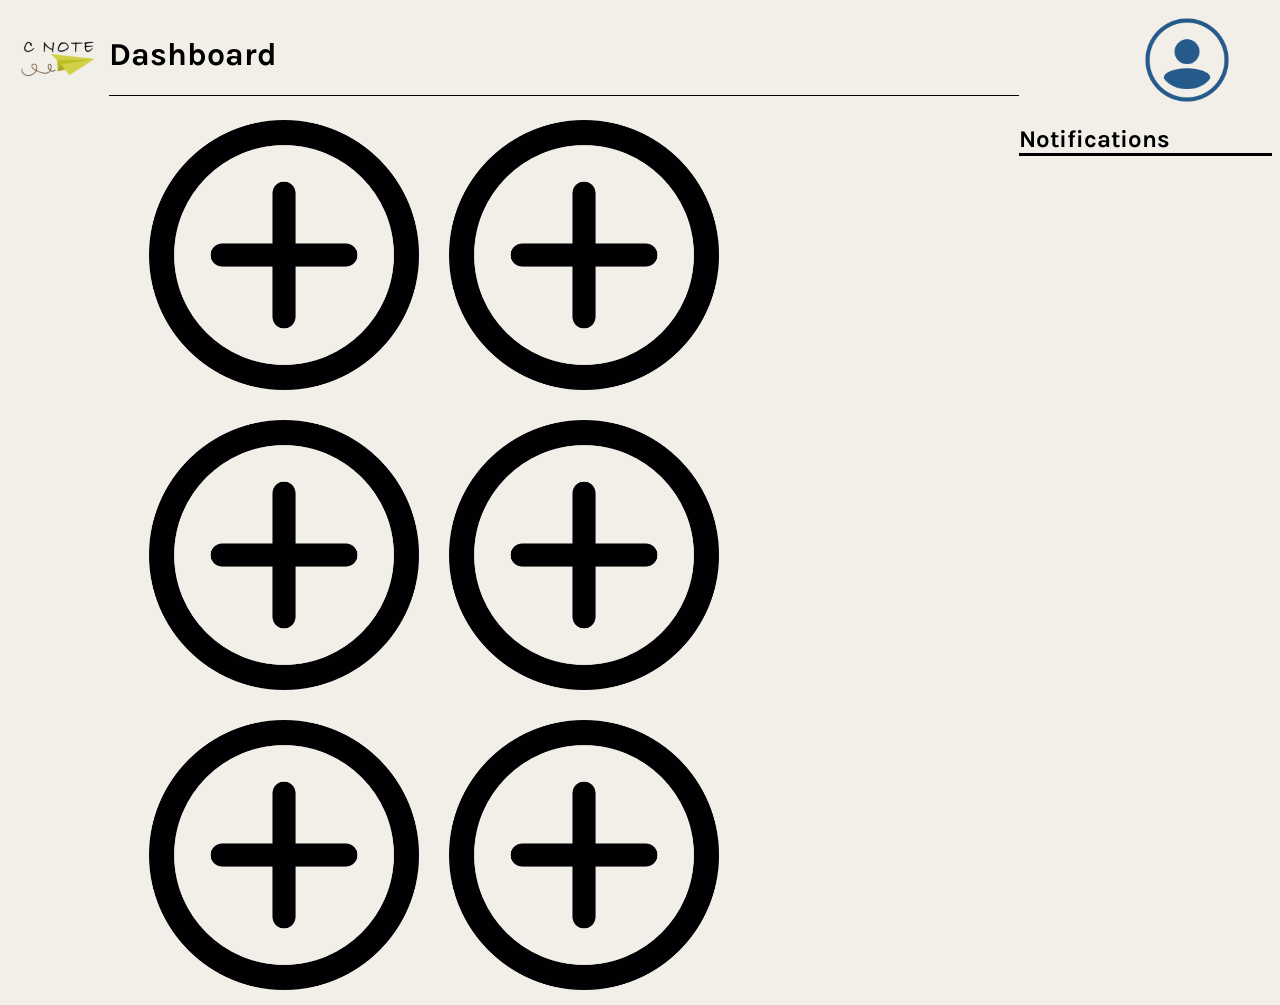
<file: userpage.html>
<html>
    <head>
        <title>My Home Page</title>
        <link rel="stylesheet" type="text/css" href="userpage.css"/>
        <style>
            @import url('https://fonts.googleapis.com/css?family=Karla:bold|Montserrat');
        </style>
    </head>
      <body onload="Notifications()">
        <div id = "overdash" class = "overdash">
            <div id = "left" ><a href="#"><img class="avatar" src="cnote.png" alt="logo"></a> </div>
           <div id = "center"><h1>Dashboard<h1></div>
            <div id = "right">
            <div class = "dropdown">
              <img onclick="myFunction()" class="dropbtn" src="Account.png" alt="user">
                  <div id="myDropdown" class ="dropdown-content">
                   <a href="#">Settings</a>
                    <a href="personal.html">About Me</a>
                    <a href="login.html">Sign Out</a>
                  </div>
            </div>
          </div>

        </div>
        <div id = "entire-container">
          <div id="mySidenav" class="sidenav">

          </div>

            <div id="id00" class="modal">

              <form class="modal-content animate" onsubmit="return false">
                <div class="imgcontainer">
                  <span onclick="document.getElementById('id00').style.display='none'" class="close" title="Close Modal">&times;</span>
                </div>

                <div class="container">
                  <label for="class_name"><b>Notebook Name</b></label>
                  <input type="text" placeholder="Ex. Math 230" name="nbname" required>
                </div>
                  <div class="container">
                  <button onclick="check(this.form)" class="submitbtn">Submit</button>
                </div>

              </form>
            </div>

          <div id="main" class="dash">

              <div class="contain">
                      <img button onclick="document.getElementById('id00').style.display='block'"" style="width:auto;" id ="n0" class="avatar" src="add.png" alt="logo">
                       <div button onclick="document.getElementById('id00').style.display='block'"" style="width:auto;" class="overlay">
                       <div class="text">Create a Notebook</div>
                      </div>
              </div>
              <div class="contain2">
                      <img id ="n1" class="avatar" src="add.png" alt="logo">
              </div>
              <div class="contain3">
                     <img id = "n2" src="add.png" class="avatar" alt="Add a NoteBook">
              </div>
              <div class="contain">
                      <img id ="n3" class="avatar" src="add.png" alt="logo">
              </div>
              <div class="contain2">
                      <img id ="n4" class="avatar" src="add.png" alt="logo">
              </div>
              <div class="contain3">
                     <img id = "n5" src="add.png" class="avatar" alt="Add a NoteBook">
              </div>

          </div>

          <div class="sidenote">

                  <div id = "notecore" class="note">
                  <h2>Notifications</h2>
                      <div class = "sidenotetext">
                  <div id="SharedwithRicky" > Chuck has shared a notebook <br>with you! </div>
                  <div id="SharedwithChuck"> You have shared a notebook <br>with Chuck! </div>
                  <div id="CommentChuck"> Chuck commented on a shared <br>notebook! </div>
                  <div id="CommentRicky"> You commented on a shared <br>notebook! </div>
                      </div>
                  </div>
            </div>
        </div>
        <script src="userpage.js"></script>
        <script src="app.js"></script>
      </body>
</html>
</file>
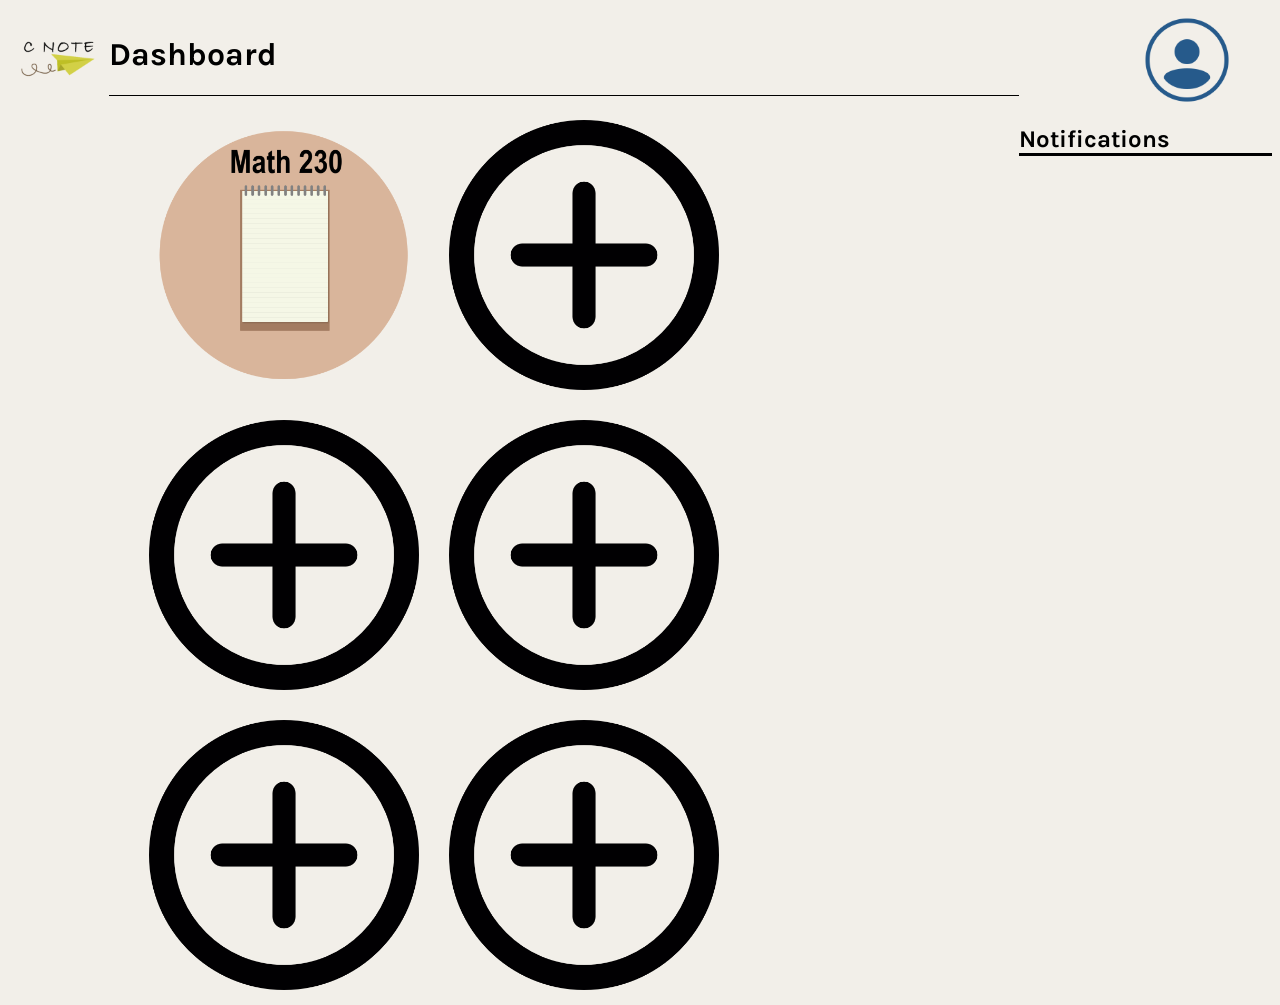
<file: userpage1.html>
<html>
    <head>
        <title>My Home Page</title>
        <link rel="stylesheet" type="text/css" href="userpage.css"/>
         <style>
            @import url('https://fonts.googleapis.com/css?family=Karla:bold|Montserrat');
        </style>
    </head>
      <body onload="Notifications()">
         <div id = "overdash" class = "overdash">
            <div id = "left" ><a href="#"><img class="avatar" src="cnote.png" alt="logo"></a> </div>
           <div id = "center"><h1>Dashboard<h1></div>
            <div id = "right">
            <div class = "dropdown">
              <img onclick="myFunction()" class="dropbtn" src="Account.png" alt="user">
                  <div id="myDropdown" class ="dropdown-content">
                   <a href="#">Settings</a>
                    <a href="personal.html">About Me</a>
                    <a href="login.html">Sign Out</a>
                  </div>
            </div>
          </div>

        </div>
        <div id = "entire-container">
          <div id="mySidenav" class="sidenav">
          </div>

            <div id="id00" class="modal">

              <form class="modal-content animate" onsubmit="return false">
                <div class="imgcontainer">
                  <span onclick="document.getElementById('id00').style.display='none'" class="close" title="Close Modal">&times;</span>
                </div>

                <div class="container">
                  <label for="class_name"><b>Notebook Name</b></label>
                  <input type="text" placeholder="Ex. CSD 318" name="nbname" required>
                </div>
                  <div class="container">
                  <button onclick="check2(this.form)" class="submitbtn">Submit</button>
                </div>

              </form>
            </div>

          <div id="main" class="dash">
              <div class="contain2">
                   <a href="editor1.html"><img id ="n0" class="avatar" src="notebook230.png" alt="notebook 1"></a>
              </div>
              <div class="contain">
                   <img button onclick="document.getElementById('id00').style.display='block'"" style="width:auto;" id ="n0" class="avatar" src="add.png" alt="logo">
                       <div button onclick="document.getElementById('id00').style.display='block'"" style="width:auto;" class="overlay">
                       <div class="text">Create a Notebook</div>
                      </div>
              </div>
              <div class="contain3">
                     <img id = "n2" src="add.png" class="avatar" alt="Add a NoteBook">
              </div>
              <div class="contain">
                      <img id ="n3" class="avatar" src="add.png" alt="logo">
              </div>
              <div class="contain2">
                      <img id ="n4" class="avatar" src="add.png" alt="logo">
              </div>
              <div class="contain3">
                     <img id = "n5" src="add.png" class="avatar" alt="Add a NoteBook">
              </div>

          </div>

          <div class="sidenote">

            <div id = "notecore" class="note">
            <h2>Notifications</h2>
                 <div class = "sidenotetext">
            <div id="SharedwithRicky" > Chuck has shared a notebook <br>with you!</div>
            <div id="SharedwithChuck"> You have shared a notebook <br>with Chuck! </div>
            <div id="CommentChuck"> Chuck commented on a shared <br>notebook! </div>
            <div id="CommentRicky"> You commented on a shared <br>notebook! </div>
                </div>
            </div>
          </div>
        </div>
        <script src="userpage.js"></script>
        <script src="app.js"></script>
      </body>
</html>
</file>
<file: app.css>
body {
  font-family: 'Karla', sans-serif;
  font-size: 14px;
  font-weight: 400;
  line-height: 20px;
  margin: 0;
  padding: 0;
  background-color: #C8C8C8;
}

#overdash
{
  margin-top:15px;
}

.buttontext {
  font-family: 'Montserrat', sans-serif;
}

#left
{
  float:left;
  width:20%;
}

#center
{
  float:left;
  width:60%;
}

#right
{
  float:left;
width:20%;
}

#left img {
  margin-left:25px;
  width:120px;
  height:120px;
}

#right img
{
  width:100px;
  height:100px;
}

#center {
  height: 100px;
  display: flex;
  align-items: center;
}

#center li {
  align-items:center;
  padding:20px;
  display:inline;
  width:100%;
}


.doc
{
	width:60%;
	margin:0;
	padding:0;
}
.empty
{
	width:20%;
}

#center button {
  height: 40px;
}

#center li{
  padding:10px;
}

#Add_Comment {
  background-color: #008CBA;
}

#Share_Notebook {
  background-color: #008CBA;
}

#Background_Button
{
  background-color: #008CBA;
}

.background-ribbon {
  height: 200px;
  display: inline-block;

}
.sidenote
{

	width:20%;
}


.text-editor{
 padding-top: 10px;
  padding-right: 28px;
  padding-bottom: 60px;
  padding-left: 28px;
  width: 90%;
  height:100%;
  background: #fff;
  margin: 0 auto;
}
.text-editor textarea{
  font-family: 'Montserrat', sans-serif;
  width:100%;
  height:95%;
}
#Background_Button
{
  background-color: #008CBA;
}

.dropbtn {
    margin-right:40px;
    color: white;
    border: none;
    cursor: pointer;
}


.dropdown {
    float:right;

}

.dropdown-content {
  font-family: 'Montserrat', sans-serif;
    display: none;
    position: absolute;
    background-color: #f1f1f1;
    min-width: 130px;
    overflow: auto;
    box-shadow: 0px 8px 16px 0px rgba(0,0,0,0.2);
    z-index: 1;
}

.dropdown-content a {

    color: black;
    padding: 12px 16px;
    text-decoration: none;
    display: block;
}

.dropdown a:hover {background-color: #ddd}


.show {display:block;}

.sidenote
{
	float:left;
}
 .doc, .empty
{
	float:left;
}
.sidenote{
	float:right;
}

.sidenote h2{border-bottom:2px solid black;}

.show {display:block;}
</file>
<file: app2.css>
body {
  font-family: 'Karla', sans-serif;
  font-size: 14px;
  font-weight: 400;
  line-height: 20px;
  margin: 0;
  padding: 0;
  background-color: #CECECE;
}

#overdash
{
  margin-top:15px;
    
}

.buttontext {
  font-family: 'Montserrat', sans-serif;
}

#left
{
  float:left;
  width:20%;
}

#center
{
  float:left;
  width:60%;
}

#right
{
  float:left;
width:20%;
}

#left img {
  margin-left:25px;
  width:120px;
  height:120px;
}

#right img
{
  width:100px;
  height:100px;
}

#center {
  height: 100px;
  display: flex;
  align-items: center;
}

#center li {
  align-items:center;
  padding:20px;
  display:inline;
  width:100%;
}


.doc
{
  width:60%;
  margin:0;
  padding:0;
}
.empty
{
  width:20%;
}

#center button {
  height: 40px;
}

#center li{
  padding:10px;
}

#Add_Comment {
  background-color: #008CBA;
}

#Share_Notebook {
  background-color: #008CBA;
}

#Background_Button
{
  background-color: #008CBA;
}

.background-ribbon {
  height: 200px;
  display: inline-block;

}
.sidenote
{

  width:20%;
}

.text-editor{
 padding-top: 10px;
  padding-right: 28px;
  padding-bottom: 60px;
  padding-left: 28px;
  width: 90%;
  height:100%;
  background: #fff;
  margin: 0 auto;
}
.text-editor textarea{
   font-family: 'Montserrat', sans-serif;
  width:100%;
  height:95%;
}

.dropbtn {
    margin-right:40px;
    color: white;
    border: none;
    cursor: pointer;
}


.dropdown {
    float:right;

}

.dropdown-content {
    font-family: 'Montserrat', sans-serif;
    display: none;
    position: absolute;
    background-color: #f1f1f1;
    min-width: 130px;
    overflow: auto;
    box-shadow: 0px 8px 16px 0px rgba(0,0,0,0.2);
    z-index: 1;
}

.dropdown-content a {

    color: black;
    padding: 12px 16px;
    text-decoration: none;
    display: block;
}

.dropdown a:hover {background-color: #ddd}


.show {display:block;}

.sidenote
{
  float:left;
}
 .doc, .empty
{
  float:left;
}
.sidenote{
  float:right;
}

.sidenote h2{border-bottom:2px solid black;}

.show {display:block;}
</file>
<file: home.css>
body 
{
    font-family: Arial, Helvetica, sans-serif;
    background-color:#C8C8C8;
}

/* Full-width input fields */
input[type=text], input[type=password] {
    width: 100%;
    padding: 12px 20px;
    margin: 8px 0;
    display: inline-block;
    border: 1px solid #ccc;
    box-sizing: border-box;
}
h2{
    text-align:center;
}


/* Set a style for all buttons */
button {
    background-color: #4CAF50;
    color: white;
    padding: 14px 20px;
    margin: 8px 0;
    border: none;
    cursor: pointer;
    width: 100%;
    display
}

button:hover {
    opacity: 0.8;
}

/* Extra styles for the cancel button */
.cancelbtn {
    width: auto;
    padding: 10px 18px;
    background-color: #f44336;
}

/* Center the image and position the close button */
.imgcontainer {
    text-align: center;
    margin: 24px 0 12px 0;
    position: relative;
}

img.avatar {
    width: 25%;
    border-radius: 50%;
}

.container {
    padding: 16px;
}

.form {
    background-color: #fefefe;
    margin: 5% auto 15% auto; /* 5% from the top, 15% from the bottom and centered */
    border: 1px solid #888;
    width: 80%; /* Could be more or less, depending on screen size */
}body 
{
    font-family: Arial, Helvetica, sans-serif;
    background-color:#C8C8C8;
}

/* Full-width input fields */
input[type=text], input[type=password] {
    width: 100%;
    padding: 12px 20px;
    margin: 8px 0;
    display: inline-block;
    border: 1px solid #ccc;
    box-sizing: border-box;
}
h2{
    text-align:center;
}

/* Set a style for all buttons */
button {
    background-color: #4CAF50;
    color: white;
    padding: 14px 20px;
    margin: 8px 0;
    border: none;
    cursor: pointer;
    width: 100%;
    display
}

button:hover {
    opacity: 0.8;
}

/* Extra styles for the cancel button */
.cancelbtn {
    width: auto;
    padding: 10px 18px;
    background-color: #f44336;
}

/* Center the image and position the close button */
.imgcontainer {
    text-align: center;
    margin: 24px 0 12px 0;
    position: relative;
}

img.avatar {
    width: 25%;
    border-radius: 50%;
}

.container {
    padding: 16px;
}

.form {
    background-color: #fefefe;
    margin: 5% auto 15% auto; /* 5% from the top, 15% from the bottom and centered */
    border: 1px solid #888;
    width: 80%; /* Could be more or less, depending on screen size */
}
</file>
<file: otheruser.css>
body {
    font-family: 'Karla', sans-serif;
    background-color:#f2efe9;
}
#overdash
{
  margin-top:15px;
}
#left
{
  float:left;
  width:8%;
}
#center
{
  float:left;
  border-bottom:1px solid black;
  width:72%;
}
#right
{
  float:left;
width:20%;
}

#left img {
  margin-left:5px;
  width:90px;
  height:90px;

}
#right img
{
  width:90px;
  height:90px;

}
.contain {
  position: relative;
  width: 270px;
  height: 270px;
  margin:0;
}
.dash img{
    height:270px;
    width:270px;
}

button:hover {
    opacity: 0.8;
}

.overlay {
  padding:15px;
  position: absolute;
  border-radius:100%;
  top: 0;
  bottom: 0;
  left: 0;
  right: 0;
  height: 270px;
  width: 270px;
  opacity: 0;
  transition: .5s ease;
  background-color: #B1E5F2;
}

.contain:hover .overlay {
  opacity: .8;
}


.text {
  color: white;
  font-size: 20px;
  position: absolute;
  top: 50%;
  left: 50%;
  transform: translate(-50%, -50%);
  -ms-transform: translate(-50%, -50%);
  text-align: center;
}
input[type=text] {
    width: 100%;
    padding: 12px 20px;
    margin: 8px 0;
    display: inline-block;
    border: 1px solid #ccc;
    box-sizing: border-box;
}

#entire-container{
    padding-top:90px;
    width:100%;
}
#mySidenav
{
  padding:0;
    float:left;
    width:10%;
}

.sidenav {
    height: 100%;
}

.sidenav img{
padding:0px;
margin:0px;
  width:120px;
  height:120px;
}
#setContainer img{
padding:0px;
margin:8px;
  width:70px;
  height:70px;
}
.avatar1{float:left;}
.avatar2{border:3px solid black;margin-top:15px;}
.avatar3{float:left;}
#myNotifications
{
    width:20%;
    float:right;
}

.sidenote {
    height: 100%;

}

.contain{float:left;padding:15px;}
.contain2{float:left;padding:15px;}
.contain3{float:left;padding:15px;}
.sidenote a {
    padding: 4px 4px 4px;
    text-decoration: none;
    font-size: 20px;
    color: #818181;
}
#notecore{
  float:left;
  margin-top:0px;
  width:20%;
}
#notecore h2
{
  border-bottom:3px solid black;
}
.sidenote img{
    height:100px;
    width:100px;
}
#main {
    float:left;
    width:70%;
}
.dash
{
    height:100%;
}


span.psw {
    float: right;
    padding-top: 16px;
}

/* The Modal (background) */
.modal {
    display: none; /* Hidden by default */
    position: fixed; /* Stay in place */
    z-index: 1; /* Sit on top */
    left: 0;
    top: 0;
    width: 100%; /* Full width */
    height: 100%; /* Full height */
    overflow: auto; /* Enable scroll if needed */
    background-color: rgb(0,0,0); /* Fallback color */
    background-color: rgba(0,0,0,0.4); /* Black w/ opacity */
    padding-top: 60px;
}

/* Modal Content/Box */
.modal-content {
    background-color: #fefefe;
    margin: 5% auto 15% auto; /* 5% from the top, 15% from the bottom and centered */
    border: 1px solid #888;
    width: 400px; /* Could be more or less, depending on screen size */
}

/* The Close Button (x) */
.close {
    font-size: 35px;
    font-weight: bold;
    padding:0px;
    margin:0px;
}

.close:hover,
.close:focus {
    color: red;
    cursor: pointer;
}

/* Add Zoom Animation */
.animate {
    -webkit-animation: animatezoom 0.6s;
    animation: animatezoom 0.6s
}

@-webkit-keyframes animatezoom {
    from {-webkit-transform: scale(0)}
    to {-webkit-transform: scale(1)}
}

@keyframes animatezoom {
    from {transform: scale(0)}
    to {transform: scale(1)}
}

/* Change styles for span and cancel button on extra small screens */
@media screen and (max-width: 300px) {
    span.psw {
       display: block;
       float: none;
    }
    .submitbtn {
       width: 50%;
    }
}
.submitbtn {
    width: auto;
    padding: 10px 18px;
    background-color: green;
}
.imgcontainer {
    text-align: right;
    padding-right: 5px;
}
.dropbtn {
    margin-right:40px;
    color: white;
    border: none;
    cursor: pointer;
}

.dropdown {
    float:right;

}

.dropdown-content {
    display: none;
    position: absolute;
    background-color: #f1f1f1;
    min-width: 130px;
    overflow: auto;
    box-shadow: 0px 8px 16px 0px rgba(0,0,0,0.2);
    z-index: 1;
}

.dropdown-content a {

    color: black;
    padding: 12px 16px;
    text-decoration: none;
    display: block;
}

.dropdown a:hover {background-color: #ddd}

.show {display:block;}
</file>
<file: personal.css>
body {
   font-family: 'Karla', sans-serif;
    background-color:#f2efe9;
}
#overdash
{
  margin-top:15px;
}
#left
{
  float:left;
  width:8%;
}
#center
{
  float:left;
  width:72%;
}
#right
{
  float:left;
width:20%;
}

#left img {
  margin-left:5px;
  width:90px;
  height:90px;
  
}
#right img
{
  width:90px;
  height:90px;
  
}
#entire-container{
    width:100%;
}
#mySidenav
{
    float:left;
    width:10%;
}

.sidenav {
    height: 100%;
}

.sidenav img{
padding:0px;
margin:0px;
  width:120px;
  height:120px;
}

#myNotifications
{
    float:left;
    width:20%;
}

.sidenote {
     height: 100%;
    top: 0;
    left: 0;
}
.sidenote a {
    padding: 8px 8px 8px 32px;
    text-decoration: none;
    font-size: 25px;
    color: #818181;
    display: block;
}

.sidenote img{
   padding-left:150px;
    height:100px;
    width:100px;
}

#main {
    float:left;
    width:70%;
}
.dash
{
    height:100%;
}
.dash img{
    height:20px;
    width:20px;
}

.infoBox{
  background-color: #bc8f8f;
  height: 30%;
  border: 2px solid #000000;
  line-height: 220%;
  display: block;
    font-family: 'Montserrat', sans-serif;
}

.infoBox2{
  margin-top: 8%;
  background-color: #bc8f8f;
  height: 40%;
  border: 2px solid #000000;
  line-height: 220%;
  display: block;
    font-family: 'Montserrat', sans-serif;
}

.Personal-Information{
  padding-left: 15px;
  font-size: 16pt;
}
.Personal-Information h2{
  margin-bottom:0px;
  margin-top:5px;
}
.infoBox-subtext{
  font-style: italic;
  font-size: 12pt;
  color: DarkSlateGrey;
}
span.psw {
    float: right;
    padding-top: 16px;
}

/* The Modal (background) */
.modal {
    display: none; /* Hidden by default */
    position: fixed; /* Stay in place */
    z-index: 1; /* Sit on top */
    left: 0;
    top: 0;
    width: 100%; /* Full width */
    height: 100%; /* Full height */
    overflow: auto; /* Enable scroll if needed */
    background-color: rgb(0,0,0); /* Fallback color */
    background-color: rgba(0,0,0,0.4); /* Black w/ opacity */
    padding-top: 60px;
}

/* Modal Content/Box */
.modal-content {
    background-color: #fefefe;
    margin: 5% auto 15% auto; /* 5% from the top, 15% from the bottom and centered */
    border: 1px solid #888;
    width: 80%; /* Could be more or less, depending on screen size */
}


.imgcontainer {
    text-align: right;
    padding-right: 5px;
}

.dropbtn {
    margin-right:40px;
    color: white;
    border: none;
    cursor: pointer;
}


.dropdown {
    float:right;

}

.dropdown-content {
    display: none;
    position: absolute;
    background-color: #f1f1f1;
    min-width: 130px;
    overflow: auto;
    box-shadow: 0px 8px 16px 0px rgba(0,0,0,0.2);
    z-index: 1;
}

.dropdown-content a {

    color: black;
    padding: 12px 16px;
    text-decoration: none;
    display: block;
}

.dropdown a:hover {background-color: #ddd}


.show {display:block;}

h2 {
   font-family: 'Karla', sans-serif;
}
</file>
<file: personal2.css>
body {
    font-family: 'Karla', sans-serif;
    background-color:#f2efe9;
}
#overdash
{
  margin-top:15px;
}
#left
{
  float:left;
  width:8%;
}
#center
{
  float:left;
  width:72%;
}
#right
{
  float:left;
width:20%;
}

#left img {
  margin-left:5px;
  width:90px;
  height:90px;
  
}
#right img
{
  width:90px;
  height:90px;
  
}
#entire-container{
    width:100%;
}
#mySidenav
{
    float:left;
    width:10%;
}

.sidenav {
    height: 100%;
}

.sidenav img{
padding:0px;
margin:0px;
  width:120px;
  height:120px;
}

#myNotifications
{
    float:left;
    width:20%;
}

.sidenote {
     height: 100%;
    top: 0;
    left: 0;
}
.sidenote a {
    padding: 8px 8px 8px 32px;
    text-decoration: none;
    font-size: 25px;
    color: #818181;
    display: block;
}

.sidenote img{
   padding-left:150px;
    height:100px;
    width:100px;
}

#main {
    float:left;
    width:70%;
}
.dash
{
    height:100%;
}
.dash img{
    height:20px;
    width:20px;
}

.infoBox{
  background-color: #B1E5F2;
  height: 30%;
  border: 2px solid #000000;
  line-height: 220%;
  display: block;
    font-family: 'Montserrat', sans-serif;
}

.infoBox2{
  margin-top: 8%;
  background-color: #B1E5F2;
  height: 40%;
  border: 2px solid #000000;
  line-height: 220%;
  display: block;
    font-family: 'Montserrat', sans-serif;
}

.Personal-Information{
  padding-left: 15px;
  font-size: 16pt;
}
.Personal-Information h2{
  margin-bottom:0px;
  margin-top:5px;
}
.infoBox-subtext{
  font-style: italic;
  font-size: 12pt;
  color: DarkSlateGrey;
}
span.psw {
    float: right;
    padding-top: 16px;
}

/* The Modal (background) */
.modal {
    display: none; /* Hidden by default */
    position: fixed; /* Stay in place */
    z-index: 1; /* Sit on top */
    left: 0;
    top: 0;
    width: 100%; /* Full width */
    height: 100%; /* Full height */
    overflow: auto; /* Enable scroll if needed */
    background-color: rgb(0,0,0); /* Fallback color */
    background-color: rgba(0,0,0,0.4); /* Black w/ opacity */
    padding-top: 60px;
}

/* Modal Content/Box */
.modal-content {
    background-color: #fefefe;
    margin: 5% auto 15% auto; /* 5% from the top, 15% from the bottom and centered */
    border: 1px solid #888;
    width: 80%; /* Could be more or less, depending on screen size */
}


.imgcontainer {
    text-align: right;
    padding-right: 5px;
}

.dropbtn {
    margin-right:40px;
    color: white;
    border: none;
    cursor: pointer;
}


.dropdown {
    float:right;

}

.dropdown-content {
    display: none;
    position: absolute;
    background-color: #f1f1f1;
    min-width: 130px;
    overflow: auto;
    box-shadow: 0px 8px 16px 0px rgba(0,0,0,0.2);
    z-index: 1;
}

.dropdown-content a {

    color: black;
    padding: 12px 16px;
    text-decoration: none;
    display: block;
}

.dropdown a:hover {background-color: #ddd}


.show {display:block;}

h2 {
    font-family: 'Karla', sans-serif;
}
</file>
<file: userpage.css>
body {
    font-family: 'Karla', sans-serif;
    background-color:#f2efe9;
}
#overdash
{
  margin-top:15px;
}
#left
{
  float:left;
  width:8%;
}
#center
{
  float:left;
  border-bottom:1px solid black;
  width:72%;
}
#right
{
  float:left;
width:20%;
}

#left img {
  margin-left:5px;
  width:90px;
  height:90px;
  
}
#right img
{
  width:90px;
  height:90px;
  
}
.contain {
  position: relative;
  width: 270px;
  height: 270px;
  margin:0;
}
.dash img{
    height:270px;
    width:270px;
}

button:hover {
    opacity: 0.8;
}

.overlay {
  padding:15px;
  position: absolute;
  border-radius:100%;
  top: 0;
  bottom: 0;
  left: 0;
  right: 0;
  height: 270px;
  width: 270px;
  opacity: 0;
  transition: .5s ease;
  background-color: #bc8f8f;
}

.contain:hover .overlay {
  opacity: .8;
}


.text {
  color: white;
  font-size: 20px;
  position: absolute;
  top: 50%;
  left: 50%;
  transform: translate(-50%, -50%);
  -ms-transform: translate(-50%, -50%);
  text-align: center;
}
input[type=text] {
    width: 100%;
    padding: 12px 20px;
    margin: 8px 0;
    display: inline-block;
    border: 1px solid #ccc;
    box-sizing: border-box;
}
#entire-container{
    padding-top:90px;
    width:100%;
}
#mySidenav
{
  padding:0;
    float:left;
    width:10%;
}

.sidenav {
    height: 100%;
}

.sidenav img{
padding:0px;
margin:0px;
  width:120px;
  height:120px;
}
#setContainer img{
padding:0px;
margin:8px;
  width:70px;
  height:70px;
}
.avatar1{float:left;}
.avatar2{border:3px solid black;margin-top:15px; border-radius:20%;}
.avatar3{float:left;}
#myNotifications
{
    width:20%;
    float:right;
}

.sidenote {
    height: 100%;

}



.contain{float:left;padding:15px;}
.contain2{float:left;padding:15px;}
.contain3{float:left;padding:15px;}
.sidenote a {
    padding: 4px 4px 4px;
    text-decoration: none;
    font-size: 20px;
    color: #818181;
}
#notecore{
  float:left;
  margin-top:0px;
  width:20%;
}
#notecore h2
{
  border-bottom:3px solid black;
}
.sidenote img{
    height:100px;
    width:100px;
}
#main {
    float:left;
    width:70%;
}
.dash
{
    height:100%;
}


span.psw {
    float: right;
    padding-top: 16px;
}

/* The Modal (background) */
.modal {
    display: none; /* Hidden by default */
    position: fixed; /* Stay in place */
    z-index: 1; /* Sit on top */
    left: 0;
    top: 0;
    width: 100%; /* Full width */
    height: 100%; /* Full height */
    overflow: auto; /* Enable scroll if needed */
    background-color: rgb(0,0,0); /* Fallback color */
    background-color: rgba(0,0,0,0.4); /* Black w/ opacity */
    padding-top: 60px;
}

/* Modal Content/Box */
.modal-content {
    background-color: #fefefe;
    margin: 5% auto 15% auto; /* 5% from the top, 15% from the bottom and centered */
    border: 1px solid #888;
    width: 400px; /* Could be more or less, depending on screen size */
}

/* The Close Button (x) */
.close {
    font-size: 35px;
    font-weight: bold;
    padding:0px;
    margin:0px;
}

.close:hover,
.close:focus {
    color: red;
    cursor: pointer;
}

/* Add Zoom Animation */
.animate {
    -webkit-animation: animatezoom 0.6s;
    animation: animatezoom 0.6s
}

@-webkit-keyframes animatezoom {
    from {-webkit-transform: scale(0)} 
    to {-webkit-transform: scale(1)}
}
    
@keyframes animatezoom {
    from {transform: scale(0)} 
    to {transform: scale(1)}
}

/* Change styles for span and cancel button on extra small screens */
@media screen and (max-width: 300px) {
    span.psw {
       display: block;
       float: none;
    }
    .submitbtn {
       width: 50%;
    }
}
.submitbtn {
    width: auto;
    padding: 10px 18px;
    background-color: green;
}
.imgcontainer {
    text-align: right;
    padding-right: 5px;
}
.dropbtn {
    margin-right:40px;
    color: white;
    border: none;
    cursor: pointer;
}


.dropdown {
    float:right;

}

.dropdown-content {
    display: none;
    position: absolute;
    background-color: #f1f1f1;
    min-width: 130px;
    overflow: auto;
    box-shadow: 0px 8px 16px 0px rgba(0,0,0,0.2);
    z-index: 1;
}

.dropdown-content a {

    color: black;
    padding: 12px 16px;
    text-decoration: none;
    display: block;
}

.dropdown a:hover {background-color: #ddd}

.show {display:block;}
</file>
